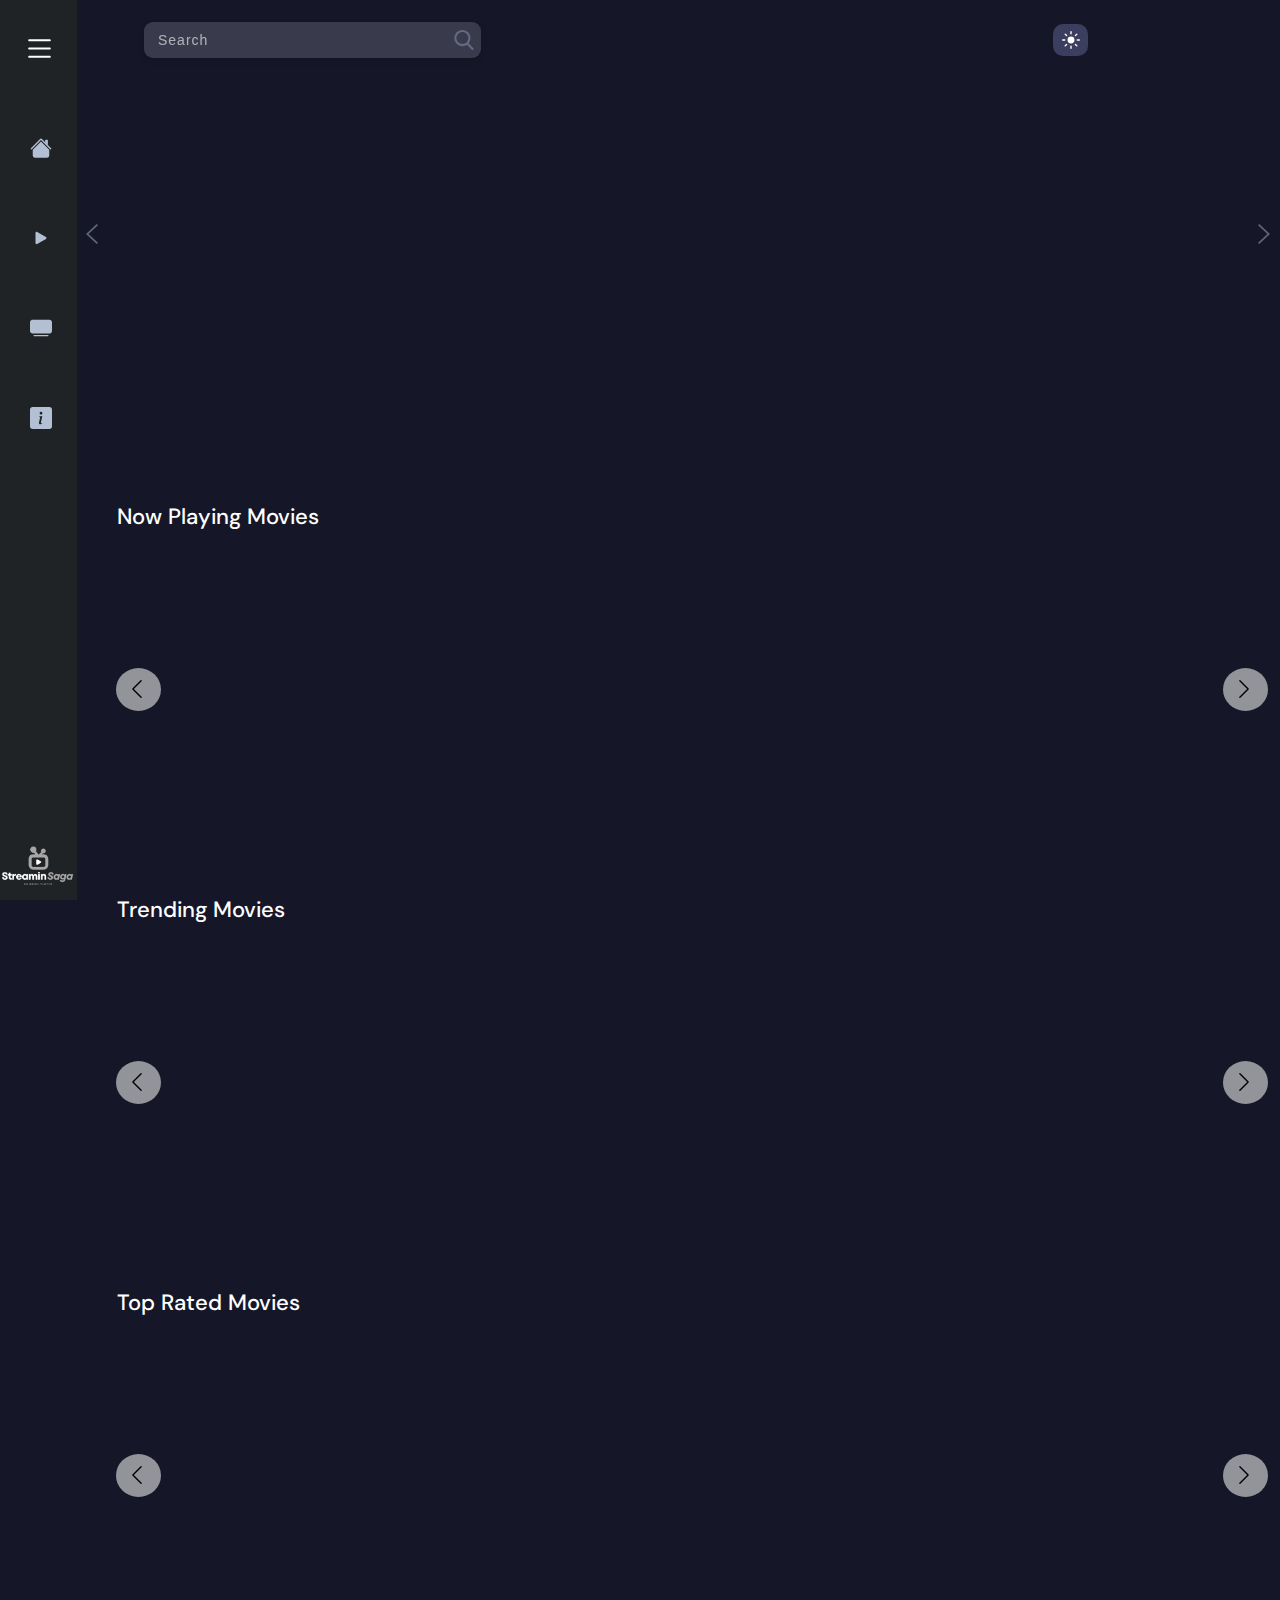
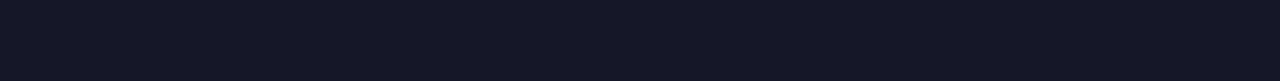
<file: index.html>
<!DOCTYPE html>
<html lang="en">

<head>
    <meta charset="UTF-8" />
    <meta http-equiv="X-UA-Compatible" content="IE=edge" />
    <meta name="viewport" content="width=device-width, initial-scale=1.0" />
    <link rel="icon" type="image/png" sizes="32x32" href="./resources/D moviesand tv show.png" />
    <title>Streamin Saga</title>
    <meta name="fl-verify" content="dedcf2e26533b422a0f9394b8a10ef49">
    <link rel="preconnect" href="https://fonts.googleapis.com" />
    <link rel="preconnect" href="https://fonts.gstatic.com" crossorigin />
    <link href="https://fonts.googleapis.com/css2?family=DM+Sans:wght@400;500;700&display=swap" rel="stylesheet" />
    <link rel="preconnect" href="https://fonts.googleapis.com" />
    <link rel="preconnect" href="https://fonts.gstatic.com" crossorigin />
    <link href="https://fonts.googleapis.com/css2?family=Kumbh+Sans:wght@400;500;600;700&display=swap"
        rel="stylesheet" />
    <link
        href="https://fonts.googleapis.com/css2?family=Fraunces:opsz,wght@9..144,700;9..144,900&family=Pacifico&display=swap"
        rel="stylesheet">
    <link rel="stylesheet" href="./style.css" />
</head>

<body class="body">
    <!-- <div class="selladd-container">
        <div class="selladd">This website just got Updated🎉. Checkout the New Verison here <a class="vercelLInk"
                href="https://STREAMIN SAGA.vercel.app/">www.STREAMIN SAGA.vercel.app</a>
        </div>
    </div> -->

    <main class="main">


        <div class="overlay"></div>

        <div class="overlay_side_navabar"></div>

        <div class="sidenav_container">
            <nav class="sidenav">

                <svg xmlns="http://www.w3.org/2000/svg" width="18" height="18" fill="#ffff"
                    class="arrow_left bi-arrow-left" viewBox="0 0 16 16">
                    <path fill-rule="evenodd"
                        d="M15 8a.5.5 0 0 0-.5-.5H2.707l3.147-3.146a.5.5 0 1 0-.708-.708l-4 4a.5.5 0 0 0 0 .708l4 4a.5.5 0 0 0 .708-.708L2.707 8.5H14.5A.5.5 0 0 0 15 8z" />
                </svg>
                <h3 class="title">STREAMIN SAGA</h3>
                <svg xmlns="http://www.w3.org/2000/svg" width="33" height="33" fill="currentColor"
                    class="hamburger bi-list" viewBox="0 0 16 16">
                    <path class="pathh pathhphone" fill-rule="evenodd"
                        d="M2.5 12a.5.5 0 0 1 .5-.5h10a.5.5 0 0 1 0 1H3a.5.5 0 0 1-.5-.5zm0-4a.5.5 0 0 1 .5-.5h10a.5.5 0 0 1 0 1H3a.5.5 0 0 1-.5-.5zm0-4a.5.5 0 0 1 .5-.5h10a.5.5 0 0 1 0 1H3a.5.5 0 0 1-.5-.5z" />
                </svg>
                <div class="menu">
                    <h4 class="menu_title">Menu</h4>
                    <ul class="menu_ul">
                        <li class="home">
                            <a class="sidenavlinks" href="./index.html"><svg xmlns="http://www.w3.org/2000/svg"
                                    width="22" height="22" fill="currentColor" class="bi bi-house-fill"
                                    viewBox="0 0 16 16">
                                    <path class="path" fill-rule="evenodd"
                                        d="m8 3.293 6 6V13.5a1.5 1.5 0 0 1-1.5 1.5h-9A1.5 1.5 0 0 1 2 13.5V9.293l6-6zm5-.793V6l-2-2V2.5a.5.5 0 0 1 .5-.5h1a.5.5 0 0 1 .5.5z" />
                                    <path class="path" fill-rule="evenodd"
                                        d="M7.293 1.5a1 1 0 0 1 1.414 0l6.647 6.646a.5.5 0 0 1-.708.708L8 2.207 1.354 8.854a.5.5 0 1 1-.708-.708L7.293 1.5z" />
                                </svg><span class="Home_title title_span">Home</span></a>
                        </li>
                        <li class="movie">
                            <a class="sidenavlinks" href="./moviesGenre.html">
                                <svg xmlns="http://www.w3.org/2000/svg" width="22" height="22" fill="currentColor"
                                    class="bi bi-play-fill" viewBox="0 0 16 16">
                                    <path class="path"
                                        d="m11.596 8.697-6.363 3.692c-.54.313-1.233-.066-1.233-.697V4.308c0-.63.692-1.01 1.233-.696l6.363 3.692a.802.802 0 0 1 0 1.393z" />
                                </svg>
                                <span class="movie_name title_span">Movies</span></a>
                        </li>
                        <li class="tv_shows">
                            <a class="sidenavlinks" href="./tvShows.html">
                                <svg xmlns="http://www.w3.org/2000/svg" width="22" height="22" fill="currentColor"
                                    class="bi bi-tv-fill" viewBox="0 0 16 16">
                                    <path class="path"
                                        d="M2.5 13.5A.5.5 0 0 1 3 13h10a.5.5 0 0 1 0 1H3a.5.5 0 0 1-.5-.5zM2 2h12s2 0 2 2v6s0 2-2 2H2s-2 0-2-2V4s0-2 2-2z" />
                                </svg>
                                <span class="tv_shows_title title_span">Shows</span></a>
                        </li>
                        <li class="settings">
                            <a class="sidenavlinks" href="./About.html">
                                <svg xmlns="http://www.w3.org/2000/svg" width="22" height="22" fill="currentColor"
                                    class="bi bi-info-square-fill" viewBox="0 0 16 16">
                                    <path class="path"
                                        d="M0 2a2 2 0 0 1 2-2h12a2 2 0 0 1 2 2v12a2 2 0 0 1-2 2H2a2 2 0 0 1-2-2V2zm8.93 4.588-2.29.287-.082.38.45.083c.294.07.352.176.288.469l-.738 3.468c-.194.897.105 1.319.808 1.319.545 0 1.178-.252 1.465-.598l.088-.416c-.2.176-.492.246-.686.246-.275 0-.375-.193-.304-.533L8.93 6.588zM8 5.5a1 1 0 1 0 0-2 1 1 0 0 0 0 2z" />
                                </svg><span class="settings_title title_span">About</span></a>
                        </li>
                    </ul>
                </div>
            </nav>
        </div>
        <script async
            src="https://pagead2.googlesyndication.com/pagead/js/adsbygoogle.js?client=ca-pub-1234567890123456"
            crossorigin="anonymous"></script>
        <section class="section_one">
            <div class="nav_paremt_conatainer">
                <nav class="navContainer">
                    <svg xmlns="http://www.w3.org/2000/svg" width="33" height="33" fill="currentColor"
                        class="hamburger hamburgerphone bi-list" viewBox="0 0 16 16">
                        <path class="pathh" fill-rule="evenodd"
                            d="M2.5 12a.5.5 0 0 1 .5-.5h10a.5.5 0 0 1 0 1H3a.5.5 0 0 1-.5-.5zm0-4a.5.5 0 0 1 .5-.5h10a.5.5 0 0 1 0 1H3a.5.5 0 0 1-.5-.5zm0-4a.5.5 0 0 1 .5-.5h10a.5.5 0 0 1 0 1H3a.5.5 0 0 1-.5-.5z" />
                    </svg>
                    <input class="search" type="text" placeholder="Search " />
                    <div class="light_darkmode" data-theme="black"></div>
                </nav>
            </div>
            <section class="section_two">
                <!-- <h3 class="home_header">Home</h3> -->
                <div class="Home_header_container">

                    <div class="trending_container">
                        <div class="Trending_arrow_container">
                            <?xml version="1.0" ?>
                            <!DOCTYPE svg
                                PUBLIC '-//W3C//DTD SVG 1.1//EN' 'http://www.w3.org/Graphics/SVG/1.1/DTD/svg11.dtd'><svg
                                class="trending_arrow trending_left_btn" height="512px" id="Layer_1"
                                style="enable-background:new 0 0 512 512;" version="1.1" viewBox="0 0 512 512"
                                xml:space="preserve" xmlns="http://www.w3.org/2000/svg"
                                xmlns:xlink="http://www.w3.org/1999/xlink">
                                <polygon points="352,115.4 331.3,96 160,256 331.3,416 352,396.7 201.5,256 " />
                            </svg>
                            <?xml version="1.0" ?>
                            <!DOCTYPE svg
                                PUBLIC '-//W3C//DTD SVG 1.1//EN' 'http://www.w3.org/Graphics/SVG/1.1/DTD/svg11.dtd'><svg
                                class="trending_arrow trending_right_btn" height="512px" id="Layer_1"
                                style="enable-background:new 0 0 512 512;" version="1.1" viewBox="0 0 512 512"
                                xml:space="preserve" xmlns="http://www.w3.org/2000/svg"
                                xmlns:xlink="http://www.w3.org/1999/xlink">
                                <polygon points="160,115.4 180.7,96 352,256 180.7,416 160,396.7 310.5,256 " />
                            </svg>

                        </div>

                        <div class="trending_poster trending_div_container">

                        </div>
                    </div>

                </div>
                <section class="Now_playing_movies_container Now_playing_movies_container_trend" id="nowplaying">
                    <h4 class="Now_playing_movies_container_title">
                        Now Playing Movies
                    </h4>

                    <svg xmlns="http://www.w3.org/2000/svg" width="16" height="16" fill="currentColor"
                        class="leftarrow arrowbtn bi-chevron-left" viewBox="0 0 16 16">
                        <path fill-rule="evenodd"
                            d="M11.354 1.646a.5.5 0 0 1 0 .708L5.707 8l5.647 5.646a.5.5 0 0 1-.708.708l-6-6a.5.5 0 0 1 0-.708l6-6a.5.5 0 0 1 .708 0z" />
                    </svg>
                    <svg xmlns="http://www.w3.org/2000/svg" width="16" height="16" fill="currentColor"
                        class="rightarrow rightarrowindex arrowbtn bi-chevron-right" viewBox="0 0 16 16">
                        <path fill-rule="evenodd"
                            d="M4.646 1.646a.5.5 0 0 1 .708 0l6 6a.5.5 0 0 1 0 .708l-6 6a.5.5 0 0 1-.708-.708L10.293 8 4.646 2.354a.5.5 0 0 1 0-.708z" />
                    </svg>
                    <div class="Now_playing_movies_div"></div>
                </section>
                <section class="Now_playing_movies_container" id="Trendingmovies">
                    <h4 class="Now_playing_movies_container_title">Trending Movies</h4>

                    <svg xmlns="http://www.w3.org/2000/svg" width="16" height="16" fill="currentColor"
                        class="leftarrow arrowbtn bi-chevron-left" viewBox="0 0 16 16">
                        <path fill-rule="evenodd"
                            d="M11.354 1.646a.5.5 0 0 1 0 .708L5.707 8l5.647 5.646a.5.5 0 0 1-.708.708l-6-6a.5.5 0 0 1 0-.708l6-6a.5.5 0 0 1 .708 0z" />
                    </svg>
                    <svg xmlns="http://www.w3.org/2000/svg" width="16" height="16" fill="currentColor"
                        class="rightarrow rightarrowindex arrowbtn bi-chevron-right" viewBox="0 0 16 16">
                        <path fill-rule="evenodd"
                            d="M4.646 1.646a.5.5 0 0 1 .708 0l6 6a.5.5 0 0 1 0 .708l-6 6a.5.5 0 0 1-.708-.708L10.293 8 4.646 2.354a.5.5 0 0 1 0-.708z" />
                    </svg>
                    <div class="current_popular_movies_div"></div>
                </section>
                <section class="Now_playing_movies_container" id="toprated">
                    <h4 class="Now_playing_movies_container_title">Top Rated Movies</h4>

                    <svg xmlns="http://www.w3.org/2000/svg" width="16" height="16" fill="currentColor"
                        class="leftarrow arrowbtn bi-chevron-left" viewBox="0 0 16 16">
                        <path fill-rule="evenodd"
                            d="M11.354 1.646a.5.5 0 0 1 0 .708L5.707 8l5.647 5.646a.5.5 0 0 1-.708.708l-6-6a.5.5 0 0 1 0-.708l6-6a.5.5 0 0 1 .708 0z" />
                    </svg>
                    <svg xmlns="http://www.w3.org/2000/svg" width="16" height="16" fill="currentColor"
                        class="rightarrow rightarrowindex arrowbtn bi-chevron-right" viewBox="0 0 16 16">
                        <path fill-rule="evenodd"
                            d="M4.646 1.646a.5.5 0 0 1 .708 0l6 6a.5.5 0 0 1 0 .708l-6 6a.5.5 0 0 1-.708-.708L10.293 8 4.646 2.354a.5.5 0 0 1 0-.708z" />
                    </svg>
                    <div class="Top_rated_movies_div"></div>
                </section>
            </section>
        </section>
    </main>

    <script src="./scriptl.js"></script>

</body>

</html>
</file>
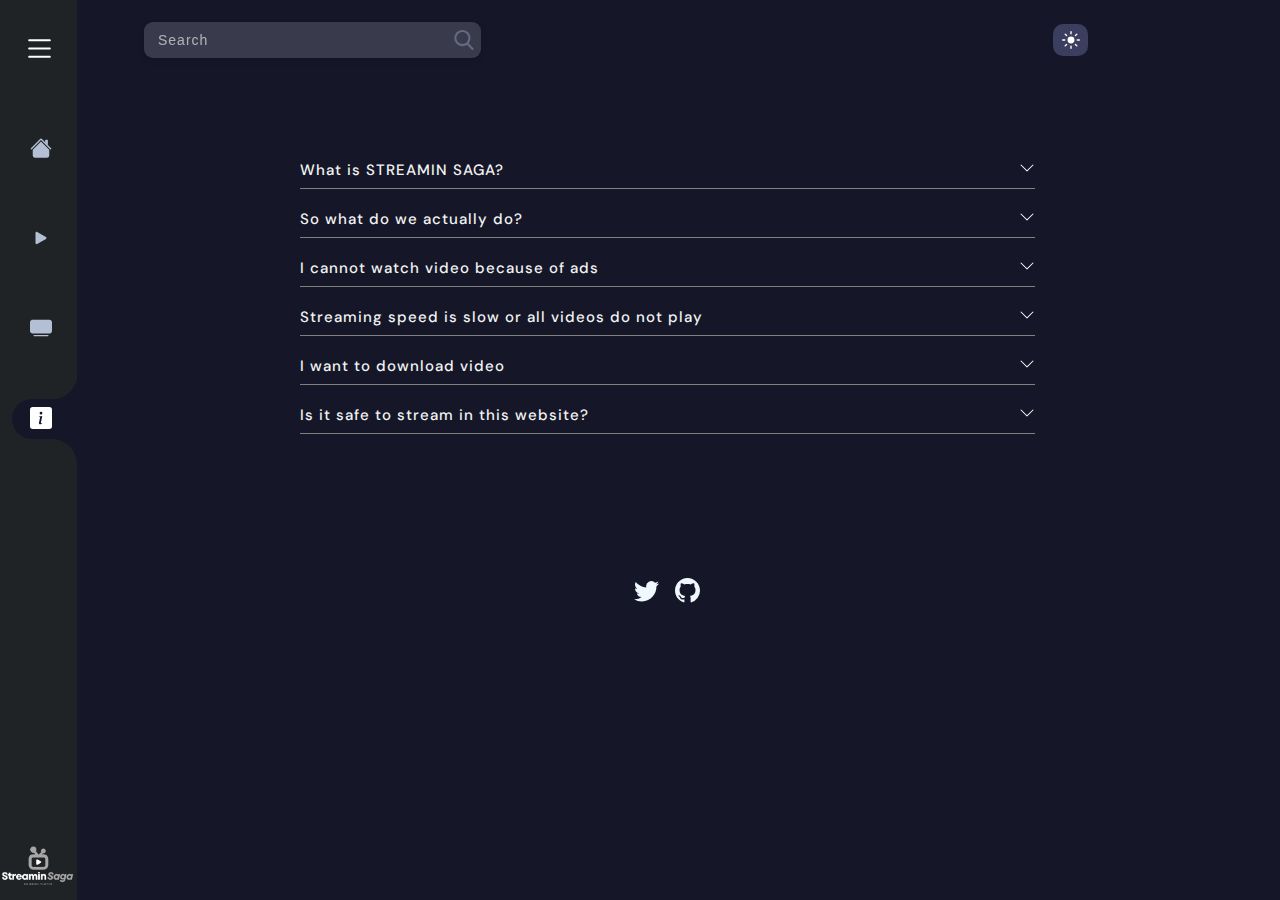
<file: About.html>
<!DOCTYPE html>
<html lang="en">

<head>
    <meta charset="UTF-8" />
    <meta http-equiv="X-UA-Compatible" content="IE=edge" />
    <meta name="viewport" content="width=device-width, initial-scale=1.0" />
    <link rel="icon" type="image/png" sizes="32x32" href="./resources/D moviesand tv show.png">
    <title>Streamin Saga </title>
    <link rel="preconnect" href="https://fonts.googleapis.com" />
    <link rel="preconnect" href="https://fonts.gstatic.com" crossorigin />
    <link href="https://fonts.googleapis.com/css2?family=DM+Sans:wght@400;500;700&display=swap" rel="stylesheet" />
    <link rel="preconnect" href="https://fonts.googleapis.com" />
    <link rel="preconnect" href="https://fonts.gstatic.com" crossorigin />
    <link href="https://fonts.googleapis.com/css2?family=Kumbh+Sans:wght@400;500;600;700&display=swap"
        rel="stylesheet" />
    <link rel="stylesheet" href="./style.css" />
</head>

<body class="body">
    <main class="main">
        <section class="alertMsg">
            <h2 class="alertMsg_header">TV shows added</h2>
            <p class="alertMsg_para">Search now includes movies and tv shows.
                More updates coming soon !!! <br> stay tuned Thank You!😊</p>
            <button class="okaybtn">Okay</button>
        </section>
        <div class="overlay"></div>
        <div class="overlay_side_navabar"></div>
        <div class="sidenav_container">
            <nav class="sidenav">
                <svg xmlns="http://www.w3.org/2000/svg" width="18" height="18" fill="#ffff"
                    class="arrow_left bi-arrow-left" viewBox="0 0 16 16">
                    <path fill-rule="evenodd"
                        d="M15 8a.5.5 0 0 0-.5-.5H2.707l3.147-3.146a.5.5 0 1 0-.708-.708l-4 4a.5.5 0 0 0 0 .708l4 4a.5.5 0 0 0 .708-.708L2.707 8.5H14.5A.5.5 0 0 0 15 8z" />
                </svg>
                <h3 class="title">STREAMIN SAGA</h3>
                <svg xmlns="http://www.w3.org/2000/svg" width="33" height="33" fill="currentColor"
                    class="hamburger bi-list" viewBox="0 0 16 16">
                    <path class="pathh pathhphone" fill-rule="evenodd"
                        d="M2.5 12a.5.5 0 0 1 .5-.5h10a.5.5 0 0 1 0 1H3a.5.5 0 0 1-.5-.5zm0-4a.5.5 0 0 1 .5-.5h10a.5.5 0 0 1 0 1H3a.5.5 0 0 1-.5-.5zm0-4a.5.5 0 0 1 .5-.5h10a.5.5 0 0 1 0 1H3a.5.5 0 0 1-.5-.5z" />
                </svg>
                <div class="menu">
                    <h4 class="menu_title">Menu</h4>
                    <ul class="menu_ul">
                        <li class="home">
                            <a class="sidenavlinks" href="./index.html"><svg xmlns="http://www.w3.org/2000/svg"
                                    width="22" height="22" fill="currentColor" class="bi bi-house-fill"
                                    viewBox="0 0 16 16">
                                    <path class="path" fill-rule="evenodd"
                                        d="m8 3.293 6 6V13.5a1.5 1.5 0 0 1-1.5 1.5h-9A1.5 1.5 0 0 1 2 13.5V9.293l6-6zm5-.793V6l-2-2V2.5a.5.5 0 0 1 .5-.5h1a.5.5 0 0 1 .5.5z" />
                                    <path class="path" fill-rule="evenodd"
                                        d="M7.293 1.5a1 1 0 0 1 1.414 0l6.647 6.646a.5.5 0 0 1-.708.708L8 2.207 1.354 8.854a.5.5 0 1 1-.708-.708L7.293 1.5z" />
                                </svg><span class="Home_title title_span">Home</span></a>
                        </li>
                        <li class="movie">
                            <a class="sidenavlinks" href="./moviesGenre.html">
                                <svg xmlns="http://www.w3.org/2000/svg" width="22" height="22" fill="currentColor"
                                    class="bi bi-play-fill" viewBox="0 0 16 16">
                                    <path class="path"
                                        d="m11.596 8.697-6.363 3.692c-.54.313-1.233-.066-1.233-.697V4.308c0-.63.692-1.01 1.233-.696l6.363 3.692a.802.802 0 0 1 0 1.393z" />
                                </svg>
                                <span class="movie_name title_span">Movies</span></a>
                        </li>
                        <li class="tv_shows">
                            <a class="sidenavlinks" href="./tvShows.html">
                                <svg xmlns="http://www.w3.org/2000/svg" width="22" height="22" fill="currentColor"
                                    class="bi bi-tv-fill" viewBox="0 0 16 16">
                                    <path class="path"
                                        d="M2.5 13.5A.5.5 0 0 1 3 13h10a.5.5 0 0 1 0 1H3a.5.5 0 0 1-.5-.5zM2 2h12s2 0 2 2v6s0 2-2 2H2s-2 0-2-2V4s0-2 2-2z" />
                                </svg>
                                <span class="tv_shows_title title_span">Shows</span></a>
                        </li>
                        <li class="settings">
                            <a class="sidenavlinks" href="./About.html">
                                <svg xmlns="http://www.w3.org/2000/svg" width="22" height="22" fill="currentColor"
                                    class="bi bi-info-square-fill" viewBox="0 0 16 16">
                                    <path class="path"
                                        d="M0 2a2 2 0 0 1 2-2h12a2 2 0 0 1 2 2v12a2 2 0 0 1-2 2H2a2 2 0 0 1-2-2V2zm8.93 4.588-2.29.287-.082.38.45.083c.294.07.352.176.288.469l-.738 3.468c-.194.897.105 1.319.808 1.319.545 0 1.178-.252 1.465-.598l.088-.416c-.2.176-.492.246-.686.246-.275 0-.375-.193-.304-.533L8.93 6.588zM8 5.5a1 1 0 1 0 0-2 1 1 0 0 0 0 2z" />
                                </svg><span class="settings_title title_span">About</span></a>
                        </li>
                    </ul>
                </div>
            </nav>
        </div>
        <section class="section_one">
            <div class="nav_paremt_conatainer">
                <nav class="navContainer">
                    <svg xmlns="http://www.w3.org/2000/svg" width="33" height="33" fill="currentColor"
                        class="hamburger hamburgerphone bi-list" viewBox="0 0 16 16">
                        <path class="pathh" fill-rule="evenodd"
                            d="M2.5 12a.5.5 0 0 1 .5-.5h10a.5.5 0 0 1 0 1H3a.5.5 0 0 1-.5-.5zm0-4a.5.5 0 0 1 .5-.5h10a.5.5 0 0 1 0 1H3a.5.5 0 0 1-.5-.5zm0-4a.5.5 0 0 1 .5-.5h10a.5.5 0 0 1 0 1H3a.5.5 0 0 1-.5-.5z" />
                    </svg>
                    <input class="search" type="text" placeholder="Search " />
                    <div class="light_darkmode" data-theme="black"></div>
                </nav>
            </div>
            <section class="section_two about_section_two">
                <section class="about_container">
                    <div class="card">
                        <div class="header_card">
                            <h3>What is STREAMIN SAGA?</h3><span><svg xmlns="http://www.w3.org/2000/svg" width="16"
                                    height="16" fill="white" class="bi bi-chevron-down" viewBox="0 0 16 16">
                                    <path class="about_arrow" fill-rule="evenodd"
                                        d="M1.646 4.646a.5.5 0 0 1 .708 0L8 10.293l5.646-5.647a.5.5 0 0 1 .708.708l-6 6a.5.5 0 0 1-.708 0l-6-6a.5.5 0 0 1 0-.708z" />
                                </svg></span>
                        </div>
                        <blockquote>Just like every other website, this website is also a streaming site that helps to
                            easily access
                            all the TV shows and movies we wanted, without spending hours searching for them.
                        </blockquote>
                    </div>


                    <div class="card">
                        <div class="header_card">
                            <h3>So what do we actually do?</h3><span><svg xmlns="http://www.w3.org/2000/svg" width="16"
                                    height="16" fill="white" class="bi bi-chevron-down" viewBox="0 0 16 16">
                                    <path class="about_arrow" fill-rule="evenodd"
                                        d="M1.646 4.646a.5.5 0 0 1 .708 0L8 10.293l5.646-5.647a.5.5 0 0 1 .708.708l-6 6a.5.5 0 0 1-.708 0l-6-6a.5.5 0 0 1 0-.708z" />
                                </svg></span>
                        </div>
                        <blockquote>Well, let me tell you what we don’t do: we definitely don’t illegally host our
                            files. We do not store any copyright-protected content on our website. Any linked content is
                            stored only in third-party
                            websites. This is a promotional website only. All files placed here are for
                            introducing purpose. We highly ENCOURAGE users to BUY the CDs or DVDs of the movie or the
                            music they like.
                        </blockquote>
                    </div>


                    <div class="card">
                        <div class="header_card">
                            <h3> I cannot watch video because of ads</h3><span><svg xmlns="http://www.w3.org/2000/svg"
                                    width="16" height="16" fill="white" class="bi bi-chevron-down" viewBox="0 0 16 16">
                                    <path class="about_arrow" fill-rule="evenodd"
                                        d="M1.646 4.646a.5.5 0 0 1 .708 0L8 10.293l5.646-5.647a.5.5 0 0 1 .708.708l-6 6a.5.5 0 0 1-.708 0l-6-6a.5.5 0 0 1 0-.708z" />
                                </svg></span>
                        </div>
                        <blockquote>We are very sorry that we can't help you with that. We have no control in the ads
                            being served. Don't download anything in the popups. If you don't want to be annoyed. We
                            highly recommend subscribing to a legal streaming service that you can afford.
                        </blockquote>
                    </div>

                    <div class="card">
                        <div class="header_card">
                            <h3>Streaming speed is slow or all videos do not play</h3><span><svg
                                    xmlns="http://www.w3.org/2000/svg" width="16" height="16" fill="white"
                                    class="bi bi-chevron-down" viewBox="0 0 16 16">
                                    <path class="about_arrow" fill-rule="evenodd"
                                        d="M1.646 4.646a.5.5 0 0 1 .708 0L8 10.293l5.646-5.647a.5.5 0 0 1 .708.708l-6 6a.5.5 0 0 1-.708 0l-6-6a.5.5 0 0 1 0-.708z" />
                                </svg></span>
                        </div>
                        <blockquote>When you go on the page with the episode, in 99% of the cases there is a video
                            player. What you have to do is click the Play button, of course. If it does not work (Don’t
                            be judgmental! Everybody makes mistakes!), just click on the Servers you see on the top left
                            of your device. You will get a list of servers [Vidcloud, Hydrax etc.] Try choosing
                            different server, it will definitely solve the problem.
                        </blockquote>
                    </div>
                    <div class="card">
                        <div class="header_card">
                            <h3> I want to download video</h3><span><svg xmlns="http://www.w3.org/2000/svg" width="16"
                                    height="16" fill="white" class="bi bi-chevron-down" viewBox="0 0 16 16">
                                    <path class="about_arrow" fill-rule="evenodd"
                                        d="M1.646 4.646a.5.5 0 0 1 .708 0L8 10.293l5.646-5.647a.5.5 0 0 1 .708.708l-6 6a.5.5 0 0 1-.708 0l-6-6a.5.5 0 0 1 0-.708z" />
                                </svg></span>
                        </div>
                        <blockquote>Since we don't store any files, so we don't have any download feature here. All
                            files found on this site have been collected from various sources across the web and are
                            believed to be in the public domain.
                        </blockquote>
                    </div>
                    <div class="card">
                        <div class="header_card">
                            <h3>Is it safe to stream in this website?</h3><span><svg xmlns="http://www.w3.org/2000/svg"
                                    width="16" height="16" fill="white" class="bi bi-chevron-down" viewBox="0 0 16 16">
                                    <path class="about_arrow" fill-rule="evenodd"
                                        d="M1.646 4.646a.5.5 0 0 1 .708 0L8 10.293l5.646-5.647a.5.5 0 0 1 .708.708l-6 6a.5.5 0 0 1-.708 0l-6-6a.5.5 0 0 1 0-.708z" />
                                </svg></span>
                        </div>
                        <blockquote>This website is undoubtedly safer to stream, however downloading, uploading is
                            illegal. You will not get into any trouble while using our website. It's highly not
                            recommended to download the files and share them to the public, It might get you in trouble.
                        </blockquote>
                    </div>
                </section>
                <section class="contactUs">

                    <a href="https://twitter.com/immdipu" target="_blank"><svg xmlns="http://www.w3.org/2000/svg"
                            width="25" height="25" fill="currentColor" class="aboutSvg bi-twitter" viewBox="0 0 16 16">
                            <path
                                d="M5.026 15c6.038 0 9.341-5.003 9.341-9.334 0-.14 0-.282-.006-.422A6.685 6.685 0 0 0 16 3.542a6.658 6.658 0 0 1-1.889.518 3.301 3.301 0 0 0 1.447-1.817 6.533 6.533 0 0 1-2.087.793A3.286 3.286 0 0 0 7.875 6.03a9.325 9.325 0 0 1-6.767-3.429 3.289 3.289 0 0 0 1.018 4.382A3.323 3.323 0 0 1 .64 6.575v.045a3.288 3.288 0 0 0 2.632 3.218 3.203 3.203 0 0 1-.865.115 3.23 3.23 0 0 1-.614-.057 3.283 3.283 0 0 0 3.067 2.277A6.588 6.588 0 0 1 .78 13.58a6.32 6.32 0 0 1-.78-.045A9.344 9.344 0 0 0 5.026 15z" />
                        </svg></a>
                    <a href="https://github.com/immdipu" target="_blank"><svg xmlns="http://www.w3.org/2000/svg"
                            width="25" height="25" fill="currentColor" class="aboutSvg bi-github" viewBox="0 0 16 16">
                            <path
                                d="M8 0C3.58 0 0 3.58 0 8c0 3.54 2.29 6.53 5.47 7.59.4.07.55-.17.55-.38 0-.19-.01-.82-.01-1.49-2.01.37-2.53-.49-2.69-.94-.09-.23-.48-.94-.82-1.13-.28-.15-.68-.52-.01-.53.63-.01 1.08.58 1.23.82.72 1.21 1.87.87 2.33.66.07-.52.28-.87.51-1.07-1.78-.2-3.64-.89-3.64-3.95 0-.87.31-1.59.82-2.15-.08-.2-.36-1.02.08-2.12 0 0 .67-.21 2.2.82.64-.18 1.32-.27 2-.27.68 0 1.36.09 2 .27 1.53-1.04 2.2-.82 2.2-.82.44 1.1.16 1.92.08 2.12.51.56.82 1.27.82 2.15 0 3.07-1.87 3.75-3.65 3.95.29.25.54.73.54 1.48 0 1.07-.01 1.93-.01 2.2 0 .21.15.46.55.38A8.012 8.012 0 0 0 16 8c0-4.42-3.58-8-8-8z" />
                        </svg></a>
                </section>
            </section>
        </section>

        </section>

    </main>
    <script src="./About.js"></script>
</body>

</html>
</file>
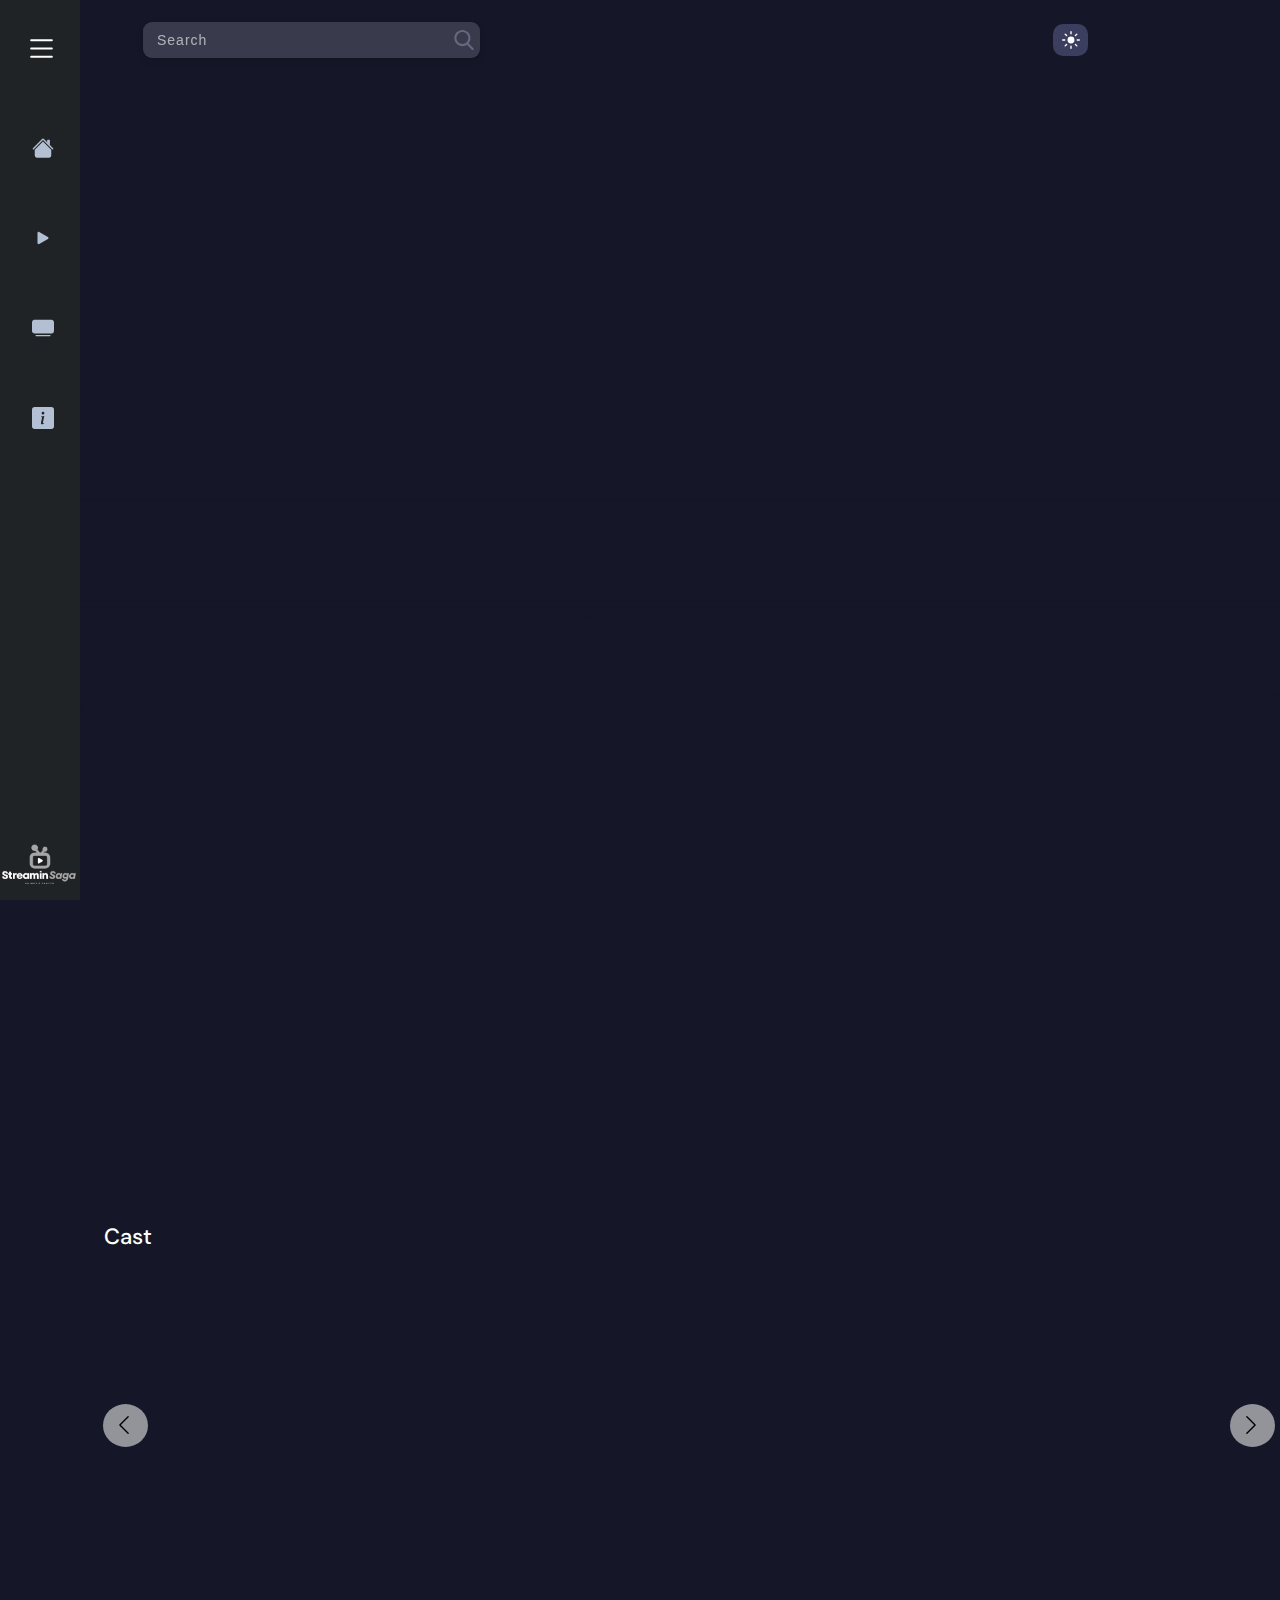
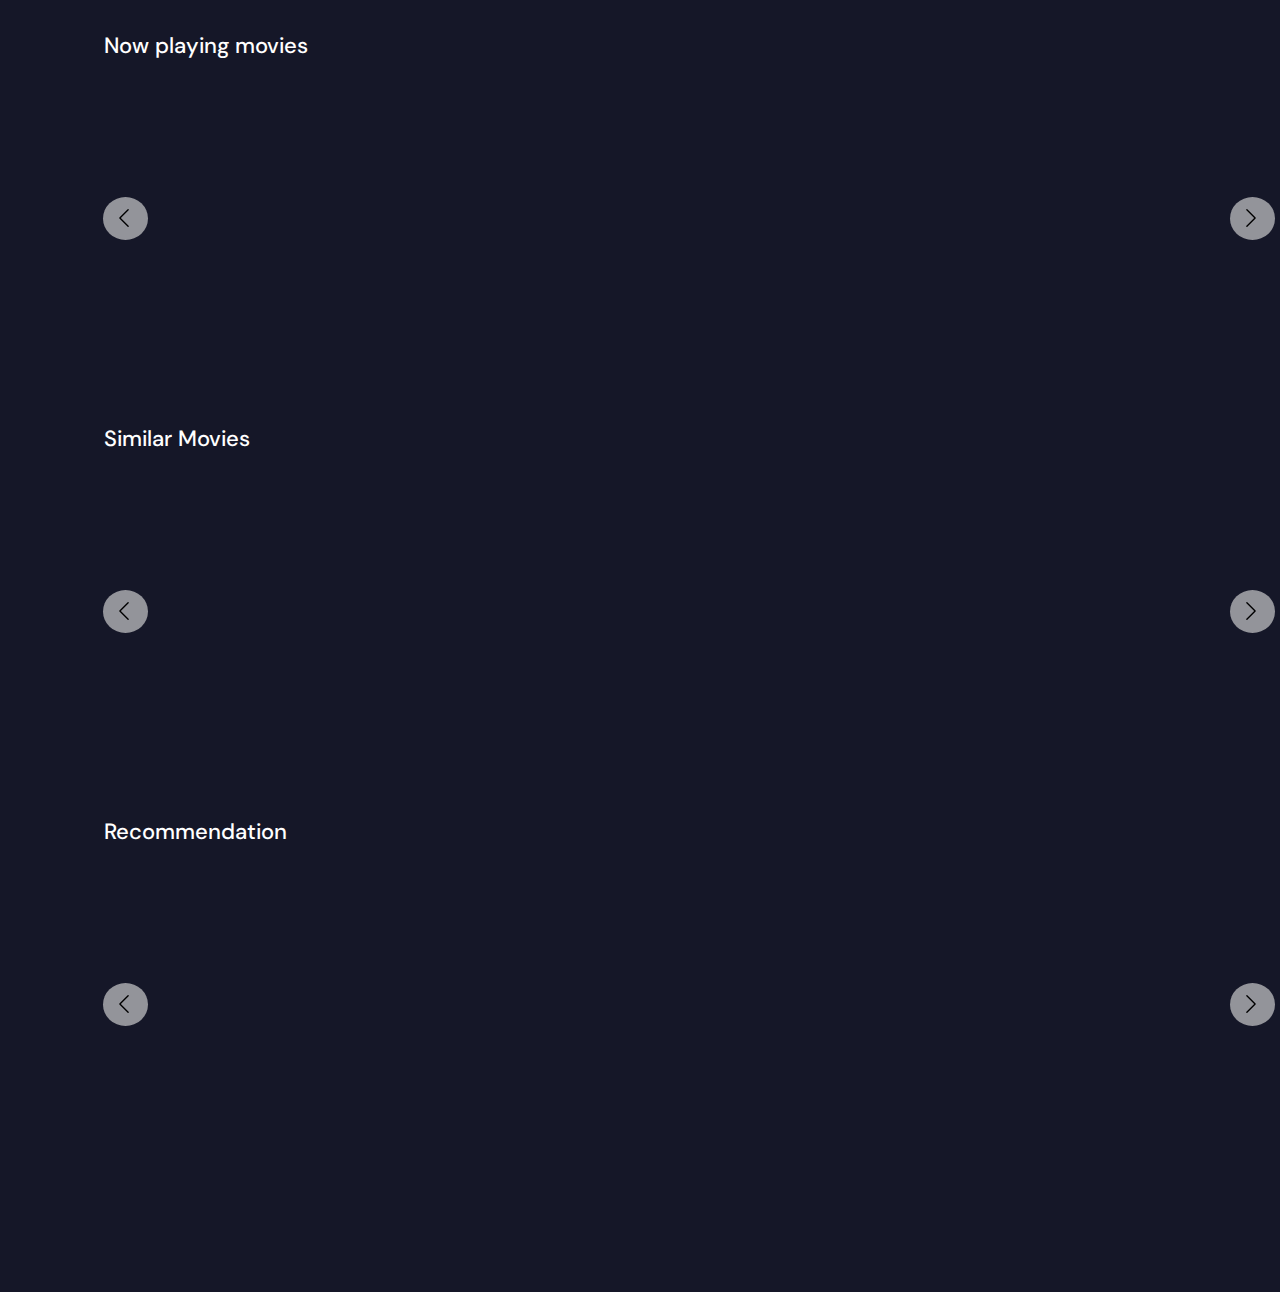
<file: movieDetail.html>
<!DOCTYPE html>
<html lang="en">

<head>
    <meta charset="UTF-8">
    <meta http-equiv="X-UA-Compatible" content="IE=edge">
    <meta name="viewport" content="width=device-width, initial-scale=1.0">
    <title>Streamin Saga</title>
    <link rel="icon" type="image/png" sizes="32x32" href="./resources/D moviesand tv show.png">
    <link rel="preconnect" href="https://fonts.googleapis.com">
    <link rel="preconnect" href="https://fonts.gstatic.com" crossorigin>
    <link href="https://fonts.googleapis.com/css2?family=DM+Sans:wght@400;500;700&display=swap" rel="stylesheet">
    <link rel="preconnect" href="https://fonts.googleapis.com">
    <link rel="preconnect" href="https://fonts.gstatic.com" crossorigin>
    <link href="https://fonts.googleapis.com/css2?family=Kumbh+Sans:wght@400;500;600;700&display=swap" rel="stylesheet">
    <link rel="stylesheet" href="./style.css">
</head>

<body class="body">

    <div class="preloader">
        <div class="wrapper">
            <div class="circle"></div>
            <div class="circle"></div>
            <div class="circle"></div>
            <div class="shadow"></div>
            <div class="shadow"></div>
            <div class="shadow"></div>
            <span>Loading</span>
        </div>


    </div>


    <main class="main">
        <div class=" overlay overlay2"></div>
        <div class="overlay_side_navabar"></div>
        <div class="sidenav_container_movieDetail">
            <div class="sidenav_child_container">
                <nav class="sidenav sidenav_2">
                    <svg xmlns="http://www.w3.org/2000/svg" width="18" height="18" fill="#ffff"
                        class="arrow_left bi-arrow-left" viewBox="0 0 16 16">
                        <path fill-rule="evenodd"
                            d="M15 8a.5.5 0 0 0-.5-.5H2.707l3.147-3.146a.5.5 0 1 0-.708-.708l-4 4a.5.5 0 0 0 0 .708l4 4a.5.5 0 0 0 .708-.708L2.707 8.5H14.5A.5.5 0 0 0 15 8z" />
                    </svg>
                    <h3 class="title">STREAMIN SAGA</h3>
                    <svg xmlns="http://www.w3.org/2000/svg" width="33" height="33" fill="currentColor"
                        class="hamburger bi-list" viewBox="0 0 16 16">
                        <path class="pathh pathhphone" fill-rule="evenodd"
                            d="M2.5 12a.5.5 0 0 1 .5-.5h10a.5.5 0 0 1 0 1H3a.5.5 0 0 1-.5-.5zm0-4a.5.5 0 0 1 .5-.5h10a.5.5 0 0 1 0 1H3a.5.5 0 0 1-.5-.5zm0-4a.5.5 0 0 1 .5-.5h10a.5.5 0 0 1 0 1H3a.5.5 0 0 1-.5-.5z" />
                    </svg>
                    <div class="menu">
                        <h4 class="menu_title">Menu</h4>
                        <ul class="menu_ul">
                            <li class="home">
                                <a class="sidenavlinks" href="./index.html"><svg xmlns="http://www.w3.org/2000/svg"
                                        width="22" height="22" fill="currentColor" class="bi bi-house-fill"
                                        viewBox="0 0 16 16">
                                        <path class="path" fill-rule="evenodd"
                                            d="m8 3.293 6 6V13.5a1.5 1.5 0 0 1-1.5 1.5h-9A1.5 1.5 0 0 1 2 13.5V9.293l6-6zm5-.793V6l-2-2V2.5a.5.5 0 0 1 .5-.5h1a.5.5 0 0 1 .5.5z" />
                                        <path class="path" fill-rule="evenodd"
                                            d="M7.293 1.5a1 1 0 0 1 1.414 0l6.647 6.646a.5.5 0 0 1-.708.708L8 2.207 1.354 8.854a.5.5 0 1 1-.708-.708L7.293 1.5z" />
                                    </svg><span class="Home_title title_span">Home</span></a>
                            </li>
                            <li class="movie">
                                <a class="sidenavlinks" href="./moviesGenre.html">
                                    <svg xmlns="http://www.w3.org/2000/svg" width="22" height="22" fill="currentColor"
                                        class="bi bi-play-fill" viewBox="0 0 16 16">
                                        <path class="path"
                                            d="m11.596 8.697-6.363 3.692c-.54.313-1.233-.066-1.233-.697V4.308c0-.63.692-1.01 1.233-.696l6.363 3.692a.802.802 0 0 1 0 1.393z" />
                                    </svg>
                                    <span class="movie_name title_span">Movies</span></a>
                            </li>
                            <li class="tv_shows">
                                <a class="sidenavlinks" href="./tvShows.html">
                                    <svg xmlns="http://www.w3.org/2000/svg" width="22" height="22" fill="currentColor"
                                        class="bi bi-tv-fill" viewBox="0 0 16 16">
                                        <path class="path"
                                            d="M2.5 13.5A.5.5 0 0 1 3 13h10a.5.5 0 0 1 0 1H3a.5.5 0 0 1-.5-.5zM2 2h12s2 0 2 2v6s0 2-2 2H2s-2 0-2-2V4s0-2 2-2z" />
                                    </svg>
                                    <span class="tv_shows_title title_span">Shows</span></a>
                            </li>
                            <li class="settings">
                                <a class="sidenavlinks" href="./About.html">
                                    <svg xmlns="http://www.w3.org/2000/svg" width="22" height="22" fill="currentColor"
                                        class="bi bi-info-square-fill" viewBox="0 0 16 16">
                                        <path class="path"
                                            d="M0 2a2 2 0 0 1 2-2h12a2 2 0 0 1 2 2v12a2 2 0 0 1-2 2H2a2 2 0 0 1-2-2V2zm8.93 4.588-2.29.287-.082.38.45.083c.294.07.352.176.288.469l-.738 3.468c-.194.897.105 1.319.808 1.319.545 0 1.178-.252 1.465-.598l.088-.416c-.2.176-.492.246-.686.246-.275 0-.375-.193-.304-.533L8.93 6.588zM8 5.5a1 1 0 1 0 0-2 1 1 0 0 0 0 2z" />
                                    </svg><span class="settings_title title_span">About</span></a>
                            </li>
                        </ul>
                    </div>
                </nav>
            </div>
        </div>
        <section class="section_one section_one_movieDetail">
            <div class="nav_paremt_conatainer movieDetailnav_paremt_conatainer">
                <nav class="navContainer movieDetailnavContainer">
                    <svg xmlns="http://www.w3.org/2000/svg" width="33" height="33" fill="currentColor"
                        class="hamburger hamburgerphone bi-list" viewBox="0 0 16 16">
                        <path class="pathh" fill-rule="evenodd"
                            d="M2.5 12a.5.5 0 0 1 .5-.5h10a.5.5 0 0 1 0 1H3a.5.5 0 0 1-.5-.5zm0-4a.5.5 0 0 1 .5-.5h10a.5.5 0 0 1 0 1H3a.5.5 0 0 1-.5-.5zm0-4a.5.5 0 0 1 .5-.5h10a.5.5 0 0 1 0 1H3a.5.5 0 0 1-.5-.5z" />
                    </svg>
                    <input class="search" type="text" placeholder="Search ">
                    <div class="light_darkmode"></div>
                </nav>
            </div>
            <section class="section_two section_two2">
                <div class="posterbig"></div>
                <div class="poster_big">
                    <div class="gradient"></div>
                    <div class="line"></div>
                </div>
                <section class="movie_details">
                </section>
                <section class="section_story">
                </section>
                <section class="Trailer_section">
                </section>
                <section class=" Now_playing_movies_container Now_playing_movies_container_movieDetail" id="cast_con">
                    <h4 class="Now_playing_movies_container_title">Cast</h4>

                    <svg xmlns="http://www.w3.org/2000/svg" width="16" height="16" fill="currentColor"
                        class="leftarrow arrowbtn bi-chevron-left" viewBox="0 0 16 16">
                        <path fill-rule="evenodd"
                            d="M11.354 1.646a.5.5 0 0 1 0 .708L5.707 8l5.647 5.646a.5.5 0 0 1-.708.708l-6-6a.5.5 0 0 1 0-.708l6-6a.5.5 0 0 1 .708 0z" />
                    </svg>
                    <svg xmlns="http://www.w3.org/2000/svg" width="16" height="16" fill="currentColor"
                        class="rightarrow arrowbtn bi-chevron-right" viewBox="0 0 16 16">
                        <path fill-rule="evenodd"
                            d="M4.646 1.646a.5.5 0 0 1 .708 0l6 6a.5.5 0 0 1 0 .708l-6 6a.5.5 0 0 1-.708-.708L10.293 8 4.646 2.354a.5.5 0 0 1 0-.708z" />
                    </svg>
                    <div class="Casdiv">
                    </div>
                </section>
                
                <section class=" Now_playing_movies_container Now_playing_movies_container_movieDetail" id="nowplayin">
                    <h4 class="Now_playing_movies_container_title">Now playing movies</h4>

                    <svg xmlns="http://www.w3.org/2000/svg" width="16" height="16" fill="currentColor"
                        class="leftarrow arrowbtn bi-chevron-left" viewBox="0 0 16 16">
                        <path fill-rule="evenodd"
                            d="M11.354 1.646a.5.5 0 0 1 0 .708L5.707 8l5.647 5.646a.5.5 0 0 1-.708.708l-6-6a.5.5 0 0 1 0-.708l6-6a.5.5 0 0 1 .708 0z" />
                    </svg>
                    <svg xmlns="http://www.w3.org/2000/svg" width="16" height="16" fill="currentColor"
                        class="rightarrow arrowbtn bi-chevron-right" viewBox="0 0 16 16">
                        <path fill-rule="evenodd"
                            d="M4.646 1.646a.5.5 0 0 1 .708 0l6 6a.5.5 0 0 1 0 .708l-6 6a.5.5 0 0 1-.708-.708L10.293 8 4.646 2.354a.5.5 0 0 1 0-.708z" />
                    </svg>
                    <div class="Now_playing_movies_div Now_playing_movies_div_movieDetail">
                    </div>
                </section>
                <section
                    class=" Now_playing_movies_container Now_playing_movies_container_movieDetail similar_movies_container"
                    id="Similarovie">
                    <h4 class="Now_playing_movies_container_title">Similar Movies</h4>

                    <svg xmlns="http://www.w3.org/2000/svg" width="16" height="16" fill="currentColor"
                        class="leftarrow arrowbtn bi-chevron-left" viewBox="0 0 16 16">
                        <path fill-rule="evenodd"
                            d="M11.354 1.646a.5.5 0 0 1 0 .708L5.707 8l5.647 5.646a.5.5 0 0 1-.708.708l-6-6a.5.5 0 0 1 0-.708l6-6a.5.5 0 0 1 .708 0z" />
                    </svg>
                    <svg xmlns="http://www.w3.org/2000/svg" width="16" height="16" fill="currentColor"
                        class="rightarrow arrowbtn bi-chevron-right" viewBox="0 0 16 16">
                        <path fill-rule="evenodd"
                            d="M4.646 1.646a.5.5 0 0 1 .708 0l6 6a.5.5 0 0 1 0 .708l-6 6a.5.5 0 0 1-.708-.708L10.293 8 4.646 2.354a.5.5 0 0 1 0-.708z" />
                    </svg>
                    <div class="Now_playing_movies_div Now_playing_movies_div_movieDetail Similar_movies_div">
                    </div>
                </section>
                <section
                    class=" Now_playing_movies_container Now_playing_movies_container_movieDetail reccomendation movie"
                    id="recommenn">
                    <h4 class="Now_playing_movies_container_title">Recommendation</h4>

                    <svg xmlns="http://www.w3.org/2000/svg" width="16" height="16" fill="currentColor"
                        class="leftarrow arrowbtn bi-chevron-left" viewBox="0 0 16 16">
                        <path fill-rule="evenodd"
                            d="M11.354 1.646a.5.5 0 0 1 0 .708L5.707 8l5.647 5.646a.5.5 0 0 1-.708.708l-6-6a.5.5 0 0 1 0-.708l6-6a.5.5 0 0 1 .708 0z" />
                    </svg>
                    <svg xmlns="http://www.w3.org/2000/svg" width="16" height="16" fill="currentColor"
                        class="rightarrow arrowbtn bi-chevron-right" viewBox="0 0 16 16">
                        <path fill-rule="evenodd"
                            d="M4.646 1.646a.5.5 0 0 1 .708 0l6 6a.5.5 0 0 1 0 .708l-6 6a.5.5 0 0 1-.708-.708L10.293 8 4.646 2.354a.5.5 0 0 1 0-.708z" />
                    </svg>
                    <div class="Now_playing_movies_div Now_playing_movies_div_movieDetail recommendation_movies_div">
                    </div>
                </section>
            </section>
        </section>

    </main>
    <script src="./movieDetails.js"></script>
</body>

</html>
</file>
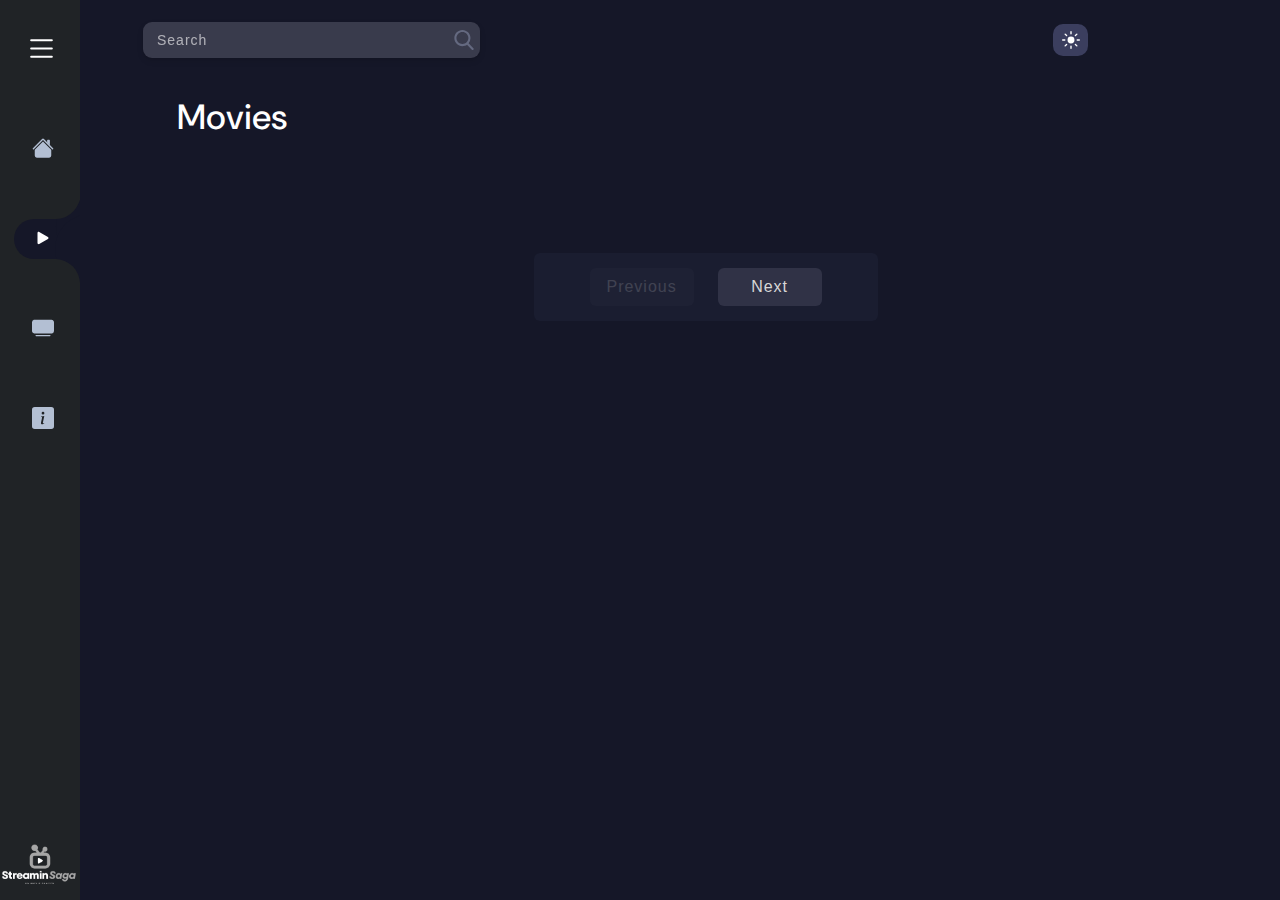
<file: moviesGenre.html>
<!DOCTYPE html>
<html lang="en">

<head>
    <meta charset="UTF-8">
    <meta http-equiv="X-UA-Compatible" content="IE=edge">
    <meta name="viewport" content="width=device-width, initial-scale=1.0">
    <title>Streamin Saga | Movies</title>
    <link rel="icon" type="image/png" sizes="32x32" href="./resources/D moviesand tv show.png">
    <link rel="preconnect" href="https://fonts.googleapis.com">
    <link rel="preconnect" href="https://fonts.gstatic.com" crossorigin>
    <link href="https://fonts.googleapis.com/css2?family=DM+Sans:wght@400;500;700&display=swap" rel="stylesheet">
    <link rel="preconnect" href="https://fonts.googleapis.com">
    <link rel="preconnect" href="https://fonts.gstatic.com" crossorigin>
    <link href="https://fonts.googleapis.com/css2?family=Kumbh+Sans:wght@400;500;600;700&display=swap" rel="stylesheet">
    <link href="https://fonts.googleapis.com/css2?family=Poppins:wght@500&display=swap" rel="stylesheet">
    <link rel="stylesheet" href="./style.css">
</head>

<body class="body">
    <main class="main">
        <div class=" overlay overlay2"></div>
        <div class="overlay_side_navabar"></div>
        <div class="sidenav_container_movieDetail">
            <div class="sidenav_child_container">
                <nav class="sidenav sidenav_2">
                    <svg xmlns="http://www.w3.org/2000/svg" width="18" height="18" fill="#ffff"
                        class="arrow_left bi-arrow-left" viewBox="0 0 16 16">
                        <path fill-rule="evenodd"
                            d="M15 8a.5.5 0 0 0-.5-.5H2.707l3.147-3.146a.5.5 0 1 0-.708-.708l-4 4a.5.5 0 0 0 0 .708l4 4a.5.5 0 0 0 .708-.708L2.707 8.5H14.5A.5.5 0 0 0 15 8z" />
                    </svg>
                    <h3 class="title">STREAMIN SAGA</h3>
                    <svg xmlns="http://www.w3.org/2000/svg" width="33" height="33" fill="currentColor"
                        class="hamburger bi-list" viewBox="0 0 16 16">
                        <path class="pathh pathhphone" fill-rule="evenodd"
                            d="M2.5 12a.5.5 0 0 1 .5-.5h10a.5.5 0 0 1 0 1H3a.5.5 0 0 1-.5-.5zm0-4a.5.5 0 0 1 .5-.5h10a.5.5 0 0 1 0 1H3a.5.5 0 0 1-.5-.5zm0-4a.5.5 0 0 1 .5-.5h10a.5.5 0 0 1 0 1H3a.5.5 0 0 1-.5-.5z" />
                    </svg>
                    <div class="menu">
                        <h4 class="menu_title">Menu</h4>
                        <ul class="menu_ul">
                            <li class="home">
                                <a class="sidenavlinks" href="./index.html"><svg xmlns="http://www.w3.org/2000/svg"
                                        width="22" height="22" fill="currentColor" class="bi bi-house-fill"
                                        viewBox="0 0 16 16">
                                        <path class="path" fill-rule="evenodd"
                                            d="m8 3.293 6 6V13.5a1.5 1.5 0 0 1-1.5 1.5h-9A1.5 1.5 0 0 1 2 13.5V9.293l6-6zm5-.793V6l-2-2V2.5a.5.5 0 0 1 .5-.5h1a.5.5 0 0 1 .5.5z" />
                                        <path class="path" fill-rule="evenodd"
                                            d="M7.293 1.5a1 1 0 0 1 1.414 0l6.647 6.646a.5.5 0 0 1-.708.708L8 2.207 1.354 8.854a.5.5 0 1 1-.708-.708L7.293 1.5z" />
                                    </svg><span class="Home_title title_span">Home</span></a>
                            </li>
                            <li class="movie">
                                <a class="sidenavlinks" href="./moviesGenre.html">
                                    <svg xmlns="http://www.w3.org/2000/svg" width="22" height="22" fill="currentColor"
                                        class="bi bi-play-fill" viewBox="0 0 16 16">
                                        <path class="path"
                                            d="m11.596 8.697-6.363 3.692c-.54.313-1.233-.066-1.233-.697V4.308c0-.63.692-1.01 1.233-.696l6.363 3.692a.802.802 0 0 1 0 1.393z" />
                                    </svg>
                                    <span class="movie_name title_span">Movies</span></a>
                            </li>
                            <li class="tv_shows">
                                <a class="sidenavlinks" href="./tvShows.html">
                                    <svg xmlns="http://www.w3.org/2000/svg" width="22" height="22" fill="currentColor"
                                        class="bi bi-tv-fill" viewBox="0 0 16 16">
                                        <path class="path"
                                            d="M2.5 13.5A.5.5 0 0 1 3 13h10a.5.5 0 0 1 0 1H3a.5.5 0 0 1-.5-.5zM2 2h12s2 0 2 2v6s0 2-2 2H2s-2 0-2-2V4s0-2 2-2z" />
                                    </svg>
                                    <span class="tv_shows_title title_span">Shows</span></a>
                            </li>
                            <li class="settings">
                                <a class="sidenavlinks" href="./About.html">
                                    <svg xmlns="http://www.w3.org/2000/svg" width="22" height="22" fill="currentColor"
                                        class="bi bi-info-square-fill" viewBox="0 0 16 16">
                                        <path class="path"
                                            d="M0 2a2 2 0 0 1 2-2h12a2 2 0 0 1 2 2v12a2 2 0 0 1-2 2H2a2 2 0 0 1-2-2V2zm8.93 4.588-2.29.287-.082.38.45.083c.294.07.352.176.288.469l-.738 3.468c-.194.897.105 1.319.808 1.319.545 0 1.178-.252 1.465-.598l.088-.416c-.2.176-.492.246-.686.246-.275 0-.375-.193-.304-.533L8.93 6.588zM8 5.5a1 1 0 1 0 0-2 1 1 0 0 0 0 2z" />
                                    </svg><span class="settings_title title_span">About</span></a>
                            </li>
                        </ul>
                    </div>
                </nav>
            </div>
        </div>
        <section class="section_one section_one_movieDetail">
            <div class="nav_paremt_conatainer movieDetailnav_paremt_conatainer">
                <nav class="navContainer movieDetailnavContainer">
                    <svg xmlns="http://www.w3.org/2000/svg" width="33" height="33" fill="currentColor"
                        class="hamburger hamburgerphone bi-list" viewBox="0 0 16 16">
                        <path class="pathh" fill-rule="evenodd"
                            d="M2.5 12a.5.5 0 0 1 .5-.5h10a.5.5 0 0 1 0 1H3a.5.5 0 0 1-.5-.5zm0-4a.5.5 0 0 1 .5-.5h10a.5.5 0 0 1 0 1H3a.5.5 0 0 1-.5-.5zm0-4a.5.5 0 0 1 .5-.5h10a.5.5 0 0 1 0 1H3a.5.5 0 0 1-.5-.5z" />
                    </svg>
                    <input class="search" type="text" placeholder="Search ">
                    <div class="light_darkmode"></div>
                </nav>
            </div>
            <section class="section_two section_two2">
                <section class="Now_playing_movies_container_search">
                    <h4 class="Now_playing_movies_container_title tvshowheader" id="search_header">Movies</h4>

                    <svg xmlns="http://www.w3.org/2000/svg" width="16" height="16" fill="currentColor"
                        class="leftarrow arrowsearch arrowbtn bi-chevron-left" viewBox="0 0 16 16">
                        <path fill-rule="evenodd"
                            d="M11.354 1.646a.5.5 0 0 1 0 .708L5.707 8l5.647 5.646a.5.5 0 0 1-.708.708l-6-6a.5.5 0 0 1 0-.708l6-6a.5.5 0 0 1 .708 0z" />
                    </svg>
                    <svg xmlns="http://www.w3.org/2000/svg" width="16" height="16" fill="currentColor"
                        class="rightarrow  arrowsearch  arrowbtn bi-chevron-right" viewBox="0 0 16 16">
                        <path fill-rule="evenodd"
                            d="M4.646 1.646a.5.5 0 0 1 .708 0l6 6a.5.5 0 0 1 0 .708l-6 6a.5.5 0 0 1-.708-.708L10.293 8 4.646 2.354a.5.5 0 0 1 0-.708z" />
                    </svg>
                    <div class="tvshowcategory_container">
                        <ul class="tvshowcatrgory_ul movies_category_ul">

                        </ul>
                    </div>
                    <div class="search_result_div">

                    </div>
                    </div>
                    <div class="pagination_container">
                        <div class="pagination">
                            <button class="previous_btn paginationBtn">Previous</button>
                            <span class="pageCount"></span>
                            <button class="Next_btn paginationBtn">Next</button>
                        </div>

                    </div>
                </section>
            </section>
        </section>
    </main>

    <script src="./moviesGenre.js"></script>
</body>

</html>
</file>
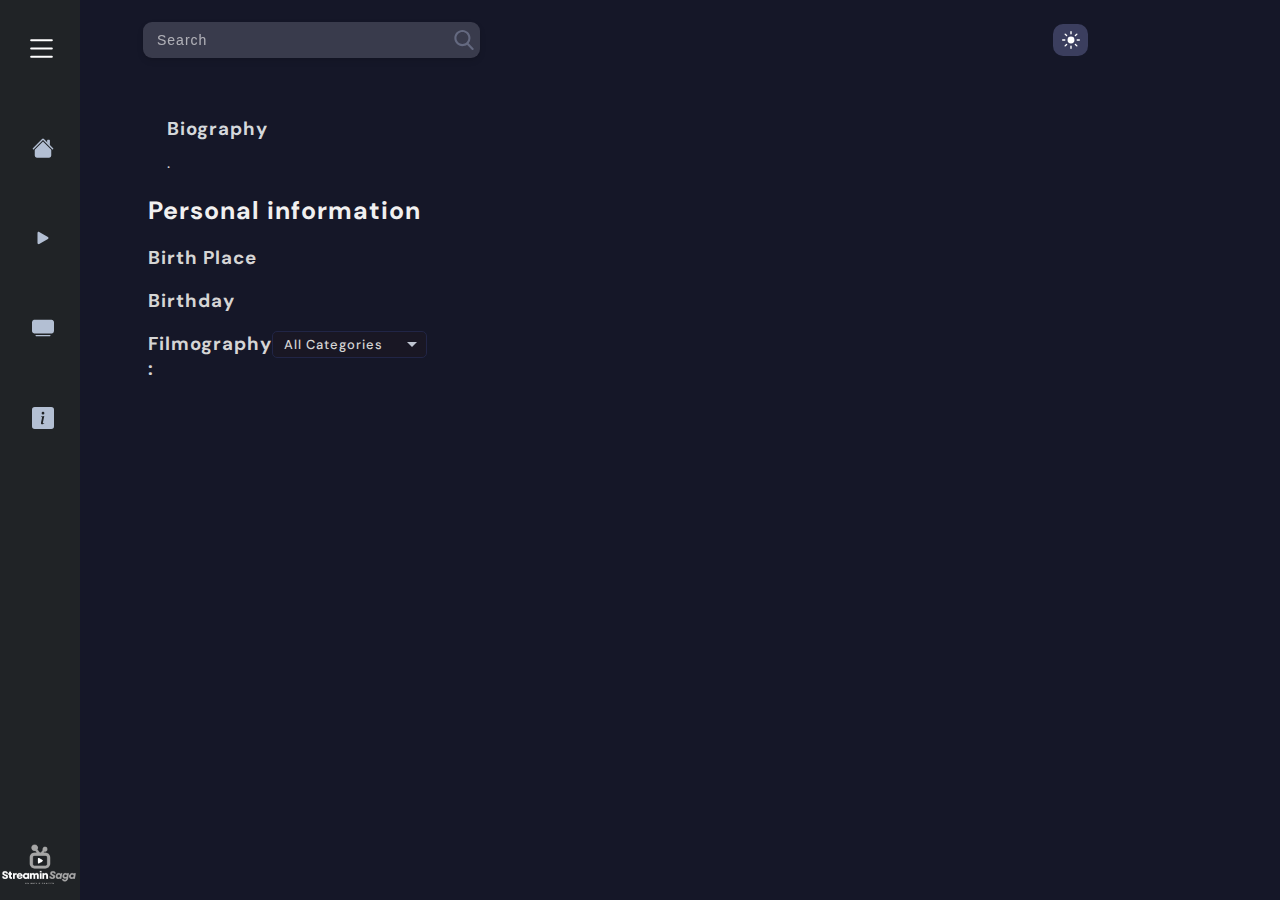
<file: personDetail.html>
<!DOCTYPE html>
<html lang="en">

<head>
    <meta charset="UTF-8">
    <meta http-equiv="X-UA-Compatible" content="IE=edge">
    <meta name="viewport" content="width=device-width, initial-scale=1.0">
    <link rel="icon" type="image/png" sizes="32x32" href="./resources/D moviesand tv show.png" />
    <title>Streamin Saga</title>
    <link rel="preconnect" href="https://fonts.googleapis.com">
    <link rel="preconnect" href="https://fonts.gstatic.com" crossorigin>
    <link href="https://fonts.googleapis.com/css2?family=DM+Sans:wght@400;500;700&display=swap" rel="stylesheet">
    <link rel="preconnect" href="https://fonts.googleapis.com">
    <link rel="preconnect" href="https://fonts.gstatic.com" crossorigin>
    <link href="https://fonts.googleapis.com/css2?family=Kumbh+Sans:wght@400;500;600;700&display=swap" rel="stylesheet">
    <link rel="stylesheet" href="./style.css">
</head>

<body class="body">
    <main class="main">
        <div class=" overlay overlay2"></div>
        <div class="overlay_side_navabar"></div>
        <div class="sidenav_container_movieDetail">
            <div class="sidenav_child_container">
                <nav class="sidenav sidenav_2">
                    <svg xmlns="http://www.w3.org/2000/svg" width="18" height="18" fill="#ffff"
                        class="arrow_left bi-arrow-left" viewBox="0 0 16 16">
                        <path fill-rule="evenodd"
                            d="M15 8a.5.5 0 0 0-.5-.5H2.707l3.147-3.146a.5.5 0 1 0-.708-.708l-4 4a.5.5 0 0 0 0 .708l4 4a.5.5 0 0 0 .708-.708L2.707 8.5H14.5A.5.5 0 0 0 15 8z" />
                    </svg>
                    <h3 class="title">STREAMIN SAGA</h3>
                    <svg xmlns="http://www.w3.org/2000/svg" width="33" height="33" fill="currentColor"
                        class="hamburger bi-list" viewBox="0 0 16 16">
                        <path class="pathh pathhphone" fill-rule="evenodd"
                            d="M2.5 12a.5.5 0 0 1 .5-.5h10a.5.5 0 0 1 0 1H3a.5.5 0 0 1-.5-.5zm0-4a.5.5 0 0 1 .5-.5h10a.5.5 0 0 1 0 1H3a.5.5 0 0 1-.5-.5zm0-4a.5.5 0 0 1 .5-.5h10a.5.5 0 0 1 0 1H3a.5.5 0 0 1-.5-.5z" />
                    </svg>
                    <div class="menu">
                        <h4 class="menu_title">Menu</h4>
                        <ul class="menu_ul">
                            <li class="home">
                                <a class="sidenavlinks" href="./index.html"><svg xmlns="http://www.w3.org/2000/svg"
                                        width="22" height="22" fill="currentColor" class="bi bi-house-fill"
                                        viewBox="0 0 16 16">
                                        <path class="path" fill-rule="evenodd"
                                            d="m8 3.293 6 6V13.5a1.5 1.5 0 0 1-1.5 1.5h-9A1.5 1.5 0 0 1 2 13.5V9.293l6-6zm5-.793V6l-2-2V2.5a.5.5 0 0 1 .5-.5h1a.5.5 0 0 1 .5.5z" />
                                        <path class="path" fill-rule="evenodd"
                                            d="M7.293 1.5a1 1 0 0 1 1.414 0l6.647 6.646a.5.5 0 0 1-.708.708L8 2.207 1.354 8.854a.5.5 0 1 1-.708-.708L7.293 1.5z" />
                                    </svg><span class="Home_title title_span">Home</span></a>
                            </li>
                            <li class="movie">
                                <a class="sidenavlinks" href="./moviesGenre.html">
                                    <svg xmlns="http://www.w3.org/2000/svg" width="22" height="22" fill="currentColor"
                                        class="bi bi-play-fill" viewBox="0 0 16 16">
                                        <path class="path"
                                            d="m11.596 8.697-6.363 3.692c-.54.313-1.233-.066-1.233-.697V4.308c0-.63.692-1.01 1.233-.696l6.363 3.692a.802.802 0 0 1 0 1.393z" />
                                    </svg>
                                    <span class="movie_name title_span">Movies</span></a>
                            </li>
                            <li class="tv_shows">
                                <a class="sidenavlinks" href="./tvShows.html">
                                    <svg xmlns="http://www.w3.org/2000/svg" width="22" height="22" fill="currentColor"
                                        class="bi bi-tv-fill" viewBox="0 0 16 16">
                                        <path class="path"
                                            d="M2.5 13.5A.5.5 0 0 1 3 13h10a.5.5 0 0 1 0 1H3a.5.5 0 0 1-.5-.5zM2 2h12s2 0 2 2v6s0 2-2 2H2s-2 0-2-2V4s0-2 2-2z" />
                                    </svg>
                                    <span class="tv_shows_title title_span">Shows</span></a>
                            </li>
                            <li class="settings">
                                <a class="sidenavlinks" href="./About.html">
                                    <svg xmlns="http://www.w3.org/2000/svg" width="22" height="22" fill="currentColor"
                                        class="bi bi-info-square-fill" viewBox="0 0 16 16">
                                        <path class="path"
                                            d="M0 2a2 2 0 0 1 2-2h12a2 2 0 0 1 2 2v12a2 2 0 0 1-2 2H2a2 2 0 0 1-2-2V2zm8.93 4.588-2.29.287-.082.38.45.083c.294.07.352.176.288.469l-.738 3.468c-.194.897.105 1.319.808 1.319.545 0 1.178-.252 1.465-.598l.088-.416c-.2.176-.492.246-.686.246-.275 0-.375-.193-.304-.533L8.93 6.588zM8 5.5a1 1 0 1 0 0-2 1 1 0 0 0 0 2z" />
                                    </svg><span class="settings_title title_span">About</span></a>
                            </li>
                        </ul>
                    </div>
                </nav>
            </div>
        </div>
        <section class="section_one section_one_movieDetail">
            <div class="nav_paremt_conatainer movieDetailnav_paremt_conatainer">
                <nav class="navContainer movieDetailnavContainer">
                    <svg xmlns="http://www.w3.org/2000/svg" width="33" height="33" fill="currentColor"
                        class="hamburger hamburgerphone bi-list" viewBox="0 0 16 16">
                        <path class="pathh" fill-rule="evenodd"
                            d="M2.5 12a.5.5 0 0 1 .5-.5h10a.5.5 0 0 1 0 1H3a.5.5 0 0 1-.5-.5zm0-4a.5.5 0 0 1 .5-.5h10a.5.5 0 0 1 0 1H3a.5.5 0 0 1-.5-.5zm0-4a.5.5 0 0 1 .5-.5h10a.5.5 0 0 1 0 1H3a.5.5 0 0 1-.5-.5z" />
                    </svg>
                    <input class="search" type="text" placeholder="Search ">
                    <div class="light_darkmode"></div>
                </nav>
            </div>
            <section class="section_twoo">
                <div class="personDetail_container">
                    <div class="profile_picture_container">

                    </div>
                    <div class="about_Text">
                        <h2 class="person_name"></h2>
                        <div class="biography_container">
                            <h3 class="biography_header">Biography</h3>
                            <p class="biography">.</p>
                        </div>
                    </div>
                </div>
            </section>
            <section class="section_three">
                <h2 class="personal_information">Personal information</h2>
                <div class="birth_place_container">
                    <h3 class="pi_header">Birth Place</h3>
                    <p class="birth_place"> </p>
                </div>
                <div class="DoB_contanier">
                    <h3 class="pi_header">Birthday</h3>
                    <p class="DoB"></p>
                </div>
                <h3 class="pi_header">Filmography : <span>
                        <section>
                            <div class="CategoriesContainer_div">
                                <div class="CategoriesContainer">All Categories</div>
                                <ul class="CategoriesContainer_ul">
                                    <li class="categories_btn">All Categories</li>
                                    <li class="categories_btn">Movies Only</li>
                                    <li class="categories_btn">TV Only</li>
                                </ul>
                            </div>

                        </section>
                    </span></h3>
            </section>
        </section>
    </main>

    <div class="search_result_div person_movie_con"></div>

    <script src="./personaldetail.js"></script>
</body>

</html>
</file>
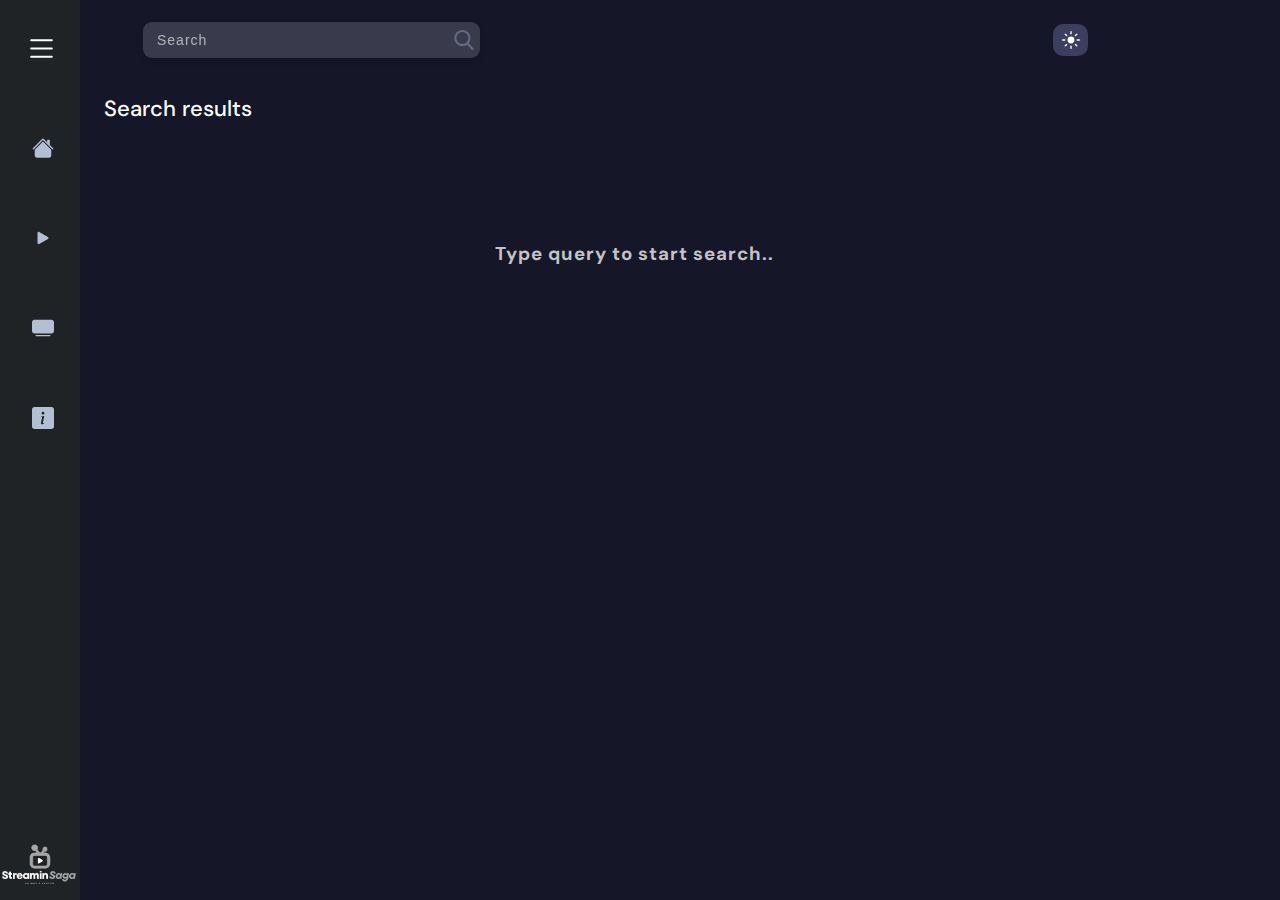
<file: search.html>
<!DOCTYPE html>
<html lang="en">

<head>
    <meta charset="UTF-8">
    <meta http-equiv="X-UA-Compatible" content="IE=edge">
    <meta name="viewport" content="width=device-width, initial-scale=1.0">
    <title>Streamin Saga</title>
    <link rel="preconnect" href="https://fonts.googleapis.com">
    <link rel="preconnect" href="https://fonts.gstatic.com" crossorigin>
    <link href="https://fonts.googleapis.com/css2?family=DM+Sans:wght@400;500;700&display=swap" rel="stylesheet">
    <link rel="preconnect" href="https://fonts.googleapis.com">
    <link rel="preconnect" href="https://fonts.gstatic.com" crossorigin>
    <link href="https://fonts.googleapis.com/css2?family=Kumbh+Sans:wght@400;500;600;700&display=swap" rel="stylesheet">
    <link rel="stylesheet" href="./style.css">
</head>

<body class="body">
    <main class="main">
        <div class=" overlay overlay2"></div>
        <div class="overlay_side_navabar"></div>
        <div class="sidenav_container_movieDetail">
            <div class="sidenav_child_container">
                <nav class="sidenav sidenav_2">
                    <svg xmlns="http://www.w3.org/2000/svg" width="18" height="18" fill="#ffff"
                        class="arrow_left bi-arrow-left" viewBox="0 0 16 16">
                        <path fill-rule="evenodd"
                            d="M15 8a.5.5 0 0 0-.5-.5H2.707l3.147-3.146a.5.5 0 1 0-.708-.708l-4 4a.5.5 0 0 0 0 .708l4 4a.5.5 0 0 0 .708-.708L2.707 8.5H14.5A.5.5 0 0 0 15 8z" />
                    </svg>
                    <h3 class="title">STREAMIN SAGA</h3>
                    <svg xmlns="http://www.w3.org/2000/svg" width="33" height="33" fill="currentColor"
                        class="hamburger bi-list" viewBox="0 0 16 16">
                        <path class="pathh pathhphone" fill-rule="evenodd"
                            d="M2.5 12a.5.5 0 0 1 .5-.5h10a.5.5 0 0 1 0 1H3a.5.5 0 0 1-.5-.5zm0-4a.5.5 0 0 1 .5-.5h10a.5.5 0 0 1 0 1H3a.5.5 0 0 1-.5-.5zm0-4a.5.5 0 0 1 .5-.5h10a.5.5 0 0 1 0 1H3a.5.5 0 0 1-.5-.5z" />
                    </svg>
                    <div class="menu">
                        <h4 class="menu_title">Menu</h4>
                        <ul class="menu_ul">
                            <li class="home">
                                <a class="sidenavlinks" href="./index.html"><svg xmlns="http://www.w3.org/2000/svg"
                                        width="22" height="22" fill="currentColor" class="bi bi-house-fill"
                                        viewBox="0 0 16 16">
                                        <path class="path" fill-rule="evenodd"
                                            d="m8 3.293 6 6V13.5a1.5 1.5 0 0 1-1.5 1.5h-9A1.5 1.5 0 0 1 2 13.5V9.293l6-6zm5-.793V6l-2-2V2.5a.5.5 0 0 1 .5-.5h1a.5.5 0 0 1 .5.5z" />
                                        <path class="path" fill-rule="evenodd"
                                            d="M7.293 1.5a1 1 0 0 1 1.414 0l6.647 6.646a.5.5 0 0 1-.708.708L8 2.207 1.354 8.854a.5.5 0 1 1-.708-.708L7.293 1.5z" />
                                    </svg><span class="Home_title title_span">Home</span></a>
                            </li>
                            <li class="movie">
                                <a class="sidenavlinks" href="./moviesGenre.html">
                                    <svg xmlns="http://www.w3.org/2000/svg" width="22" height="22" fill="currentColor"
                                        class="bi bi-play-fill" viewBox="0 0 16 16">
                                        <path class="path"
                                            d="m11.596 8.697-6.363 3.692c-.54.313-1.233-.066-1.233-.697V4.308c0-.63.692-1.01 1.233-.696l6.363 3.692a.802.802 0 0 1 0 1.393z" />
                                    </svg>
                                    <span class="movie_name title_span">Movies</span></a>
                            </li>
                            <li class="tv_shows">
                                <a class="sidenavlinks" href="./tvShows.html">
                                    <svg xmlns="http://www.w3.org/2000/svg" width="22" height="22" fill="currentColor"
                                        class="bi bi-tv-fill" viewBox="0 0 16 16">
                                        <path class="path"
                                            d="M2.5 13.5A.5.5 0 0 1 3 13h10a.5.5 0 0 1 0 1H3a.5.5 0 0 1-.5-.5zM2 2h12s2 0 2 2v6s0 2-2 2H2s-2 0-2-2V4s0-2 2-2z" />
                                    </svg>
                                    <span class="tv_shows_title title_span">Shows</span></a>
                            </li>
                            <li class="settings">
                                <a class="sidenavlinks" href="./About.html">
                                    <svg xmlns="http://www.w3.org/2000/svg" width="22" height="22" fill="currentColor"
                                        class="bi bi-info-square-fill" viewBox="0 0 16 16">
                                        <path class="path"
                                            d="M0 2a2 2 0 0 1 2-2h12a2 2 0 0 1 2 2v12a2 2 0 0 1-2 2H2a2 2 0 0 1-2-2V2zm8.93 4.588-2.29.287-.082.38.45.083c.294.07.352.176.288.469l-.738 3.468c-.194.897.105 1.319.808 1.319.545 0 1.178-.252 1.465-.598l.088-.416c-.2.176-.492.246-.686.246-.275 0-.375-.193-.304-.533L8.93 6.588zM8 5.5a1 1 0 1 0 0-2 1 1 0 0 0 0 2z" />
                                    </svg><span class="settings_title title_span">About</span></a>
                            </li>
                        </ul>
                    </div>
                </nav>
            </div>
        </div>
        <section class="section_one section_one_movieDetail">
            <div class="nav_paremt_conatainer movieDetailnav_paremt_conatainer">
                <nav class="navContainer movieDetailnavContainer">
                    <svg xmlns="http://www.w3.org/2000/svg" width="33" height="33" fill="currentColor"
                        class="hamburger hamburgerphone bi-list" viewBox="0 0 16 16">
                        <path class="pathh" fill-rule="evenodd"
                            d="M2.5 12a.5.5 0 0 1 .5-.5h10a.5.5 0 0 1 0 1H3a.5.5 0 0 1-.5-.5zm0-4a.5.5 0 0 1 .5-.5h10a.5.5 0 0 1 0 1H3a.5.5 0 0 1-.5-.5zm0-4a.5.5 0 0 1 .5-.5h10a.5.5 0 0 1 0 1H3a.5.5 0 0 1-.5-.5z" />
                    </svg>
                    <input class="search" type="text" placeholder="Search ">
                    <div class="light_darkmode"></div>
                </nav>
            </div>
            <section class="section_two section_two2">
                <section class="Now_playing_movies_container_search">
                    <h4 class="Now_playing_movies_container_title" id="search_header">Search results</h4>

                    <svg xmlns="http://www.w3.org/2000/svg" width="16" height="16" fill="currentColor"
                        class="leftarrow arrowsearch arrowbtn bi-chevron-left" viewBox="0 0 16 16">
                        <path fill-rule="evenodd"
                            d="M11.354 1.646a.5.5 0 0 1 0 .708L5.707 8l5.647 5.646a.5.5 0 0 1-.708.708l-6-6a.5.5 0 0 1 0-.708l6-6a.5.5 0 0 1 .708 0z" />
                    </svg>
                    <svg xmlns="http://www.w3.org/2000/svg" width="16" height="16" fill="currentColor"
                        class="rightarrow  arrowsearch  arrowbtn bi-chevron-right" viewBox="0 0 16 16">
                        <path fill-rule="evenodd"
                            d="M4.646 1.646a.5.5 0 0 1 .708 0l6 6a.5.5 0 0 1 0 .708l-6 6a.5.5 0 0 1-.708-.708L10.293 8 4.646 2.354a.5.5 0 0 1 0-.708z" />
                    </svg>
                    <div class="search_result_div ">
                        <div class="emptysearch">
                            <h3>Type query to start search..</h3>
                        </div>
                    </div>
                </section>
            </section>
        </section>
    </main>
    <script src="./search.js"></script>
</body>

</html>
</file>
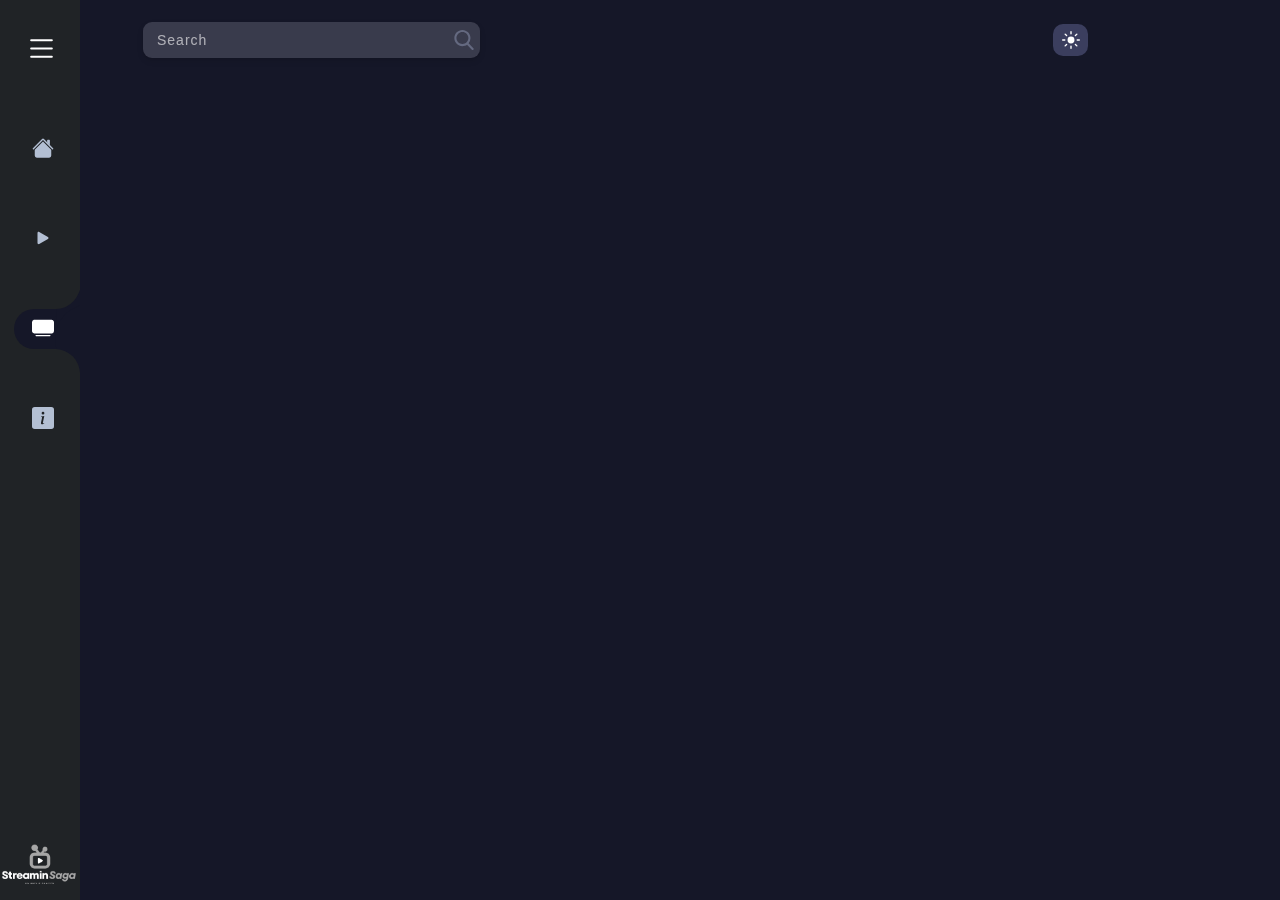
<file: SeasonEpisode.html>
<!DOCTYPE html>
<html lang="en">

<head>
    <meta charset="UTF-8" />
    <meta http-equiv="X-UA-Compatible" content="IE=edge" />
    <meta name="viewport" content="width=device-width, initial-scale=1.0" />
    <title>Streamin Saga</title>
    <link rel="icon" type="image/png" sizes="32x32" href="./resources/D moviesand tv show.png" />
    <link rel="preconnect" href="https://fonts.googleapis.com" />
    <link rel="preconnect" href="https://fonts.gstatic.com" crossorigin />
    <link href="https://fonts.googleapis.com/css2?family=DM+Sans:wght@400;500;700&display=swap" rel="stylesheet" />
    <link rel="preconnect" href="https://fonts.googleapis.com" />
    <link rel="preconnect" href="https://fonts.gstatic.com" crossorigin />
    <link href="https://fonts.googleapis.com/css2?family=Kumbh+Sans:wght@400;500;600;700&display=swap"
        rel="stylesheet" />
    <link rel="stylesheet" href="./style.css" />
</head>

<body class="body">
    <main class="main">
        <div class="overlay overlay2"></div>
        <div class="overlay_side_navabar"></div>
        <div class="sidenav_container_movieDetail">
            <div class="sidenav_child_container">
                <nav class="sidenav sidenav_2">
                    <svg xmlns="http://www.w3.org/2000/svg" width="18" height="18" fill="#ffff"
                        class="arrow_left bi-arrow-left" viewBox="0 0 16 16">
                        <path fill-rule="evenodd"
                            d="M15 8a.5.5 0 0 0-.5-.5H2.707l3.147-3.146a.5.5 0 1 0-.708-.708l-4 4a.5.5 0 0 0 0 .708l4 4a.5.5 0 0 0 .708-.708L2.707 8.5H14.5A.5.5 0 0 0 15 8z" />
                    </svg>
                    <h3 class="title">STREAMIN SAGA</h3>
                    <svg xmlns="http://www.w3.org/2000/svg" width="33" height="33" fill="currentColor"
                        class="hamburger bi-list" viewBox="0 0 16 16">
                        <path class="pathh pathhphone" fill-rule="evenodd"
                            d="M2.5 12a.5.5 0 0 1 .5-.5h10a.5.5 0 0 1 0 1H3a.5.5 0 0 1-.5-.5zm0-4a.5.5 0 0 1 .5-.5h10a.5.5 0 0 1 0 1H3a.5.5 0 0 1-.5-.5zm0-4a.5.5 0 0 1 .5-.5h10a.5.5 0 0 1 0 1H3a.5.5 0 0 1-.5-.5z" />
                    </svg>
                    <div class="menu">
                        <h4 class="menu_title">Menu</h4>
                        <ul class="menu_ul">
                            <li class="home">
                                <a class="sidenavlinks" href="./index.html"><svg xmlns="http://www.w3.org/2000/svg"
                                        width="22" height="22" fill="currentColor" class="bi bi-house-fill"
                                        viewBox="0 0 16 16">
                                        <path class="path" fill-rule="evenodd"
                                            d="m8 3.293 6 6V13.5a1.5 1.5 0 0 1-1.5 1.5h-9A1.5 1.5 0 0 1 2 13.5V9.293l6-6zm5-.793V6l-2-2V2.5a.5.5 0 0 1 .5-.5h1a.5.5 0 0 1 .5.5z" />
                                        <path class="path" fill-rule="evenodd"
                                            d="M7.293 1.5a1 1 0 0 1 1.414 0l6.647 6.646a.5.5 0 0 1-.708.708L8 2.207 1.354 8.854a.5.5 0 1 1-.708-.708L7.293 1.5z" />
                                    </svg><span class="Home_title title_span">Home</span></a>
                            </li>
                            <li class="movie">
                                <a class="sidenavlinks" href="./moviesGenre.html">
                                    <svg xmlns="http://www.w3.org/2000/svg" width="22" height="22" fill="currentColor"
                                        class="bi bi-play-fill" viewBox="0 0 16 16">
                                        <path class="path"
                                            d="m11.596 8.697-6.363 3.692c-.54.313-1.233-.066-1.233-.697V4.308c0-.63.692-1.01 1.233-.696l6.363 3.692a.802.802 0 0 1 0 1.393z" />
                                    </svg>
                                    <span class="movie_name title_span">Movies</span></a>
                            </li>
                            <li class="tv_shows">
                                <a class="sidenavlinks" href="./tvShows.html">
                                    <svg xmlns="http://www.w3.org/2000/svg" width="22" height="22" fill="currentColor"
                                        class="bi bi-tv-fill" viewBox="0 0 16 16">
                                        <path class="path"
                                            d="M2.5 13.5A.5.5 0 0 1 3 13h10a.5.5 0 0 1 0 1H3a.5.5 0 0 1-.5-.5zM2 2h12s2 0 2 2v6s0 2-2 2H2s-2 0-2-2V4s0-2 2-2z" />
                                    </svg>
                                    <span class="tv_shows_title title_span">Shows</span></a>
                            </li>
                            <li class="settings">
                                <a class="sidenavlinks" href="./About.html">
                                    <svg xmlns="http://www.w3.org/2000/svg" width="22" height="22" fill="currentColor"
                                        class="bi bi-info-square-fill" viewBox="0 0 16 16">
                                        <path class="path"
                                            d="M0 2a2 2 0 0 1 2-2h12a2 2 0 0 1 2 2v12a2 2 0 0 1-2 2H2a2 2 0 0 1-2-2V2zm8.93 4.588-2.29.287-.082.38.45.083c.294.07.352.176.288.469l-.738 3.468c-.194.897.105 1.319.808 1.319.545 0 1.178-.252 1.465-.598l.088-.416c-.2.176-.492.246-.686.246-.275 0-.375-.193-.304-.533L8.93 6.588zM8 5.5a1 1 0 1 0 0-2 1 1 0 0 0 0 2z" />
                                    </svg><span class="settings_title title_span">About</span></a>
                            </li>
                        </ul>
                    </div>
                </nav>
            </div>
        </div>
        <section class="section_one section_one_movieDetail">
            <div class="nav_paremt_conatainer movieDetailnav_paremt_conatainer">
                <nav class="navContainer movieDetailnavContainer">
                    <svg xmlns="http://www.w3.org/2000/svg" width="33" height="33" fill="currentColor"
                        class="hamburger hamburgerphone bi-list" viewBox="0 0 16 16">
                        <path class="pathh" fill-rule="evenodd"
                            d="M2.5 12a.5.5 0 0 1 .5-.5h10a.5.5 0 0 1 0 1H3a.5.5 0 0 1-.5-.5zm0-4a.5.5 0 0 1 .5-.5h10a.5.5 0 0 1 0 1H3a.5.5 0 0 1-.5-.5zm0-4a.5.5 0 0 1 .5-.5h10a.5.5 0 0 1 0 1H3a.5.5 0 0 1-.5-.5z" />
                    </svg>
                    <input class="search" type="text" placeholder="Search " />
                    <div class="light_darkmode"></div>
                </nav>
            </div>
            <section class="section_two section_two2">
                <section class="Now_playing_movies_container_search">
                    <h4 class="Now_playing_movies_container_title titleoftvshow"></h4>
                </section>
                <section class="msg_episode_container">
                    <!-- <div class="msg_episode">If the episodes list are in random order. Click on the current season
                        number twice</div> -->
                </section>
                <section class="number_of_seasons"></section>
                <section class="currentseason_container">
                    <h4 class="Now_playing_movies_container_title current_season"></h4>
                </section>
                <section class="Episodes_container"></section>
            </section>
        </section>
    </main>
    <script src="./seasonEpisode.js"></script>
</body>

</html>
</file>
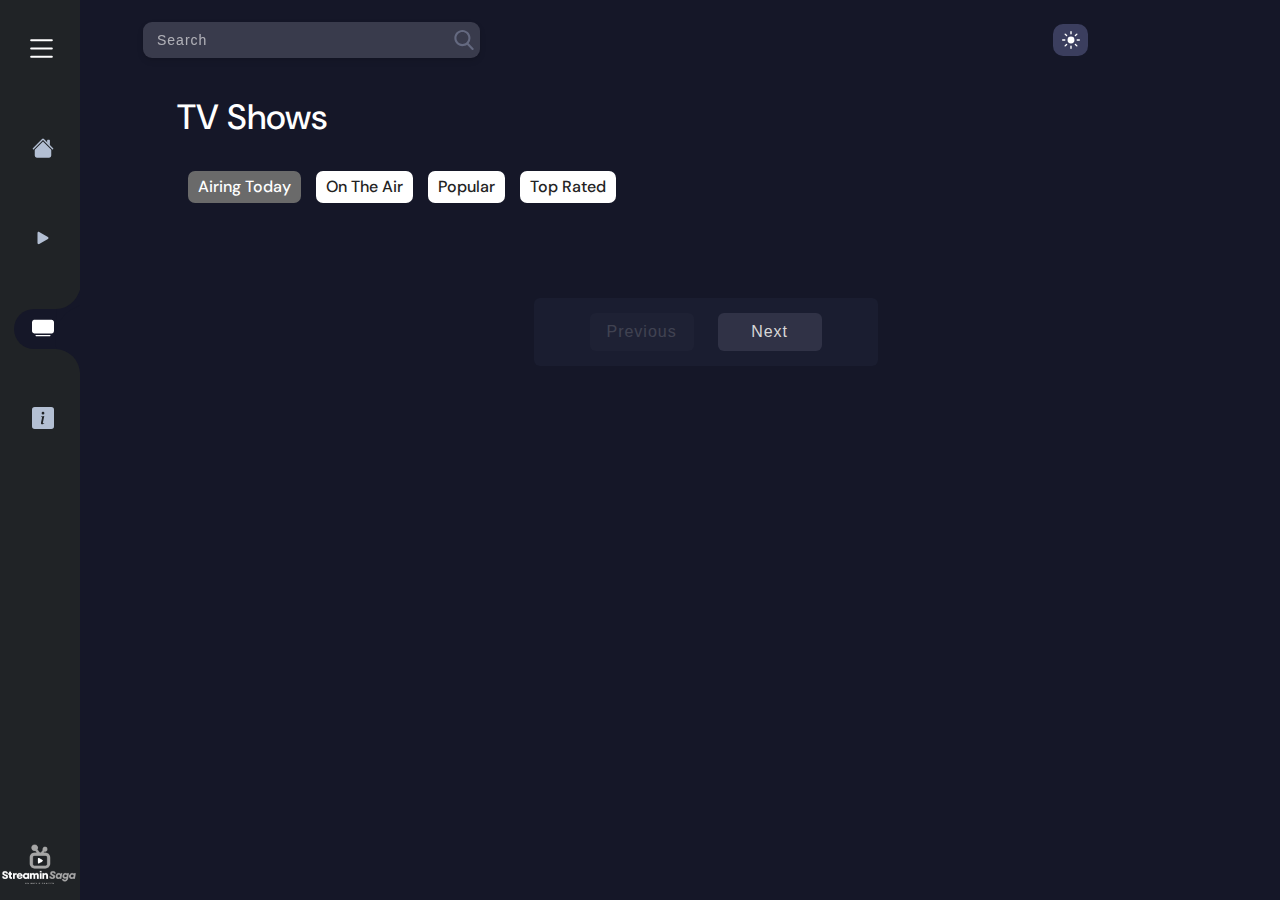
<file: tvShows.html>
<!DOCTYPE html>
<html lang="en">

<head>
    <meta charset="UTF-8">
    <meta http-equiv="X-UA-Compatible" content="IE=edge">
    <meta name="viewport" content="width=device-width, initial-scale=1.0">
    <title>Streamin Saga | TV Shows</title>
    <link rel="icon" type="image/png" sizes="32x32" href="./resources/D moviesand tv show.png">
    <link rel="preconnect" href="https://fonts.googleapis.com">
    <link rel="preconnect" href="https://fonts.gstatic.com" crossorigin>
    <link href="https://fonts.googleapis.com/css2?family=DM+Sans:wght@400;500;700&display=swap" rel="stylesheet">
    <link rel="preconnect" href="https://fonts.googleapis.com">
    <link rel="preconnect" href="https://fonts.gstatic.com" crossorigin>
    <link href="https://fonts.googleapis.com/css2?family=Kumbh+Sans:wght@400;500;600;700&display=swap" rel="stylesheet">
    <link rel="stylesheet" href="./style.css">
</head>

<body class="body">
    <main class="main">
        <div class=" overlay overlay2"></div>
        <div class="overlay_side_navabar"></div>
        <div class="sidenav_container_movieDetail">
            <div class="sidenav_child_container">
                <nav class="sidenav sidenav_2">
                    <svg xmlns="http://www.w3.org/2000/svg" width="18" height="18" fill="#ffff"
                        class="arrow_left bi-arrow-left" viewBox="0 0 16 16">
                        <path fill-rule="evenodd"
                            d="M15 8a.5.5 0 0 0-.5-.5H2.707l3.147-3.146a.5.5 0 1 0-.708-.708l-4 4a.5.5 0 0 0 0 .708l4 4a.5.5 0 0 0 .708-.708L2.707 8.5H14.5A.5.5 0 0 0 15 8z" />
                    </svg>
                    <h3 class="title">STREAMIN SAGA</h3>
                    <svg xmlns="http://www.w3.org/2000/svg" width="33" height="33" fill="currentColor"
                        class="hamburger bi-list" viewBox="0 0 16 16">
                        <path class="pathh pathhphone" fill-rule="evenodd"
                            d="M2.5 12a.5.5 0 0 1 .5-.5h10a.5.5 0 0 1 0 1H3a.5.5 0 0 1-.5-.5zm0-4a.5.5 0 0 1 .5-.5h10a.5.5 0 0 1 0 1H3a.5.5 0 0 1-.5-.5zm0-4a.5.5 0 0 1 .5-.5h10a.5.5 0 0 1 0 1H3a.5.5 0 0 1-.5-.5z" />
                    </svg>
                    <div class="menu">
                        <h4 class="menu_title">Menu</h4>
                        <ul class="menu_ul">
                            <li class="home">
                                <a class="sidenavlinks" href="./index.html"><svg xmlns="http://www.w3.org/2000/svg"
                                        width="22" height="22" fill="currentColor" class="bi bi-house-fill"
                                        viewBox="0 0 16 16">
                                        <path class="path" fill-rule="evenodd"
                                            d="m8 3.293 6 6V13.5a1.5 1.5 0 0 1-1.5 1.5h-9A1.5 1.5 0 0 1 2 13.5V9.293l6-6zm5-.793V6l-2-2V2.5a.5.5 0 0 1 .5-.5h1a.5.5 0 0 1 .5.5z" />
                                        <path class="path" fill-rule="evenodd"
                                            d="M7.293 1.5a1 1 0 0 1 1.414 0l6.647 6.646a.5.5 0 0 1-.708.708L8 2.207 1.354 8.854a.5.5 0 1 1-.708-.708L7.293 1.5z" />
                                    </svg><span class="Home_title title_span">Home</span></a>
                            </li>
                            <li class="movie">
                                <a class="sidenavlinks" href="./moviesGenre.html">
                                    <svg xmlns="http://www.w3.org/2000/svg" width="22" height="22" fill="currentColor"
                                        class="bi bi-play-fill" viewBox="0 0 16 16">
                                        <path class="path"
                                            d="m11.596 8.697-6.363 3.692c-.54.313-1.233-.066-1.233-.697V4.308c0-.63.692-1.01 1.233-.696l6.363 3.692a.802.802 0 0 1 0 1.393z" />
                                    </svg>
                                    <span class="movie_name title_span">Movies</span></a>
                            </li>
                            <li class="tv_shows">
                                <a class="sidenavlinks" href="./tvShows.html">
                                    <svg xmlns="http://www.w3.org/2000/svg" width="22" height="22" fill="currentColor"
                                        class="bi bi-tv-fill" viewBox="0 0 16 16">
                                        <path class="path"
                                            d="M2.5 13.5A.5.5 0 0 1 3 13h10a.5.5 0 0 1 0 1H3a.5.5 0 0 1-.5-.5zM2 2h12s2 0 2 2v6s0 2-2 2H2s-2 0-2-2V4s0-2 2-2z" />
                                    </svg>
                                    <span class="tv_shows_title title_span">Shows</span></a>
                            </li>
                            <li class="settings">
                                <a class="sidenavlinks" href="./About.html">
                                    <svg xmlns="http://www.w3.org/2000/svg" width="22" height="22" fill="currentColor"
                                        class="bi bi-info-square-fill" viewBox="0 0 16 16">
                                        <path class="path"
                                            d="M0 2a2 2 0 0 1 2-2h12a2 2 0 0 1 2 2v12a2 2 0 0 1-2 2H2a2 2 0 0 1-2-2V2zm8.93 4.588-2.29.287-.082.38.45.083c.294.07.352.176.288.469l-.738 3.468c-.194.897.105 1.319.808 1.319.545 0 1.178-.252 1.465-.598l.088-.416c-.2.176-.492.246-.686.246-.275 0-.375-.193-.304-.533L8.93 6.588zM8 5.5a1 1 0 1 0 0-2 1 1 0 0 0 0 2z" />
                                    </svg><span class="settings_title title_span">About</span></a>
                            </li>
                        </ul>
                    </div>
                </nav>
            </div>
        </div>
        <section class="section_one section_one_movieDetail">
            <div class="nav_paremt_conatainer movieDetailnav_paremt_conatainer">
                <nav class="navContainer movieDetailnavContainer">
                    <svg xmlns="http://www.w3.org/2000/svg" width="33" height="33" fill="currentColor"
                        class="hamburger hamburgerphone bi-list" viewBox="0 0 16 16">
                        <path class="pathh" fill-rule="evenodd"
                            d="M2.5 12a.5.5 0 0 1 .5-.5h10a.5.5 0 0 1 0 1H3a.5.5 0 0 1-.5-.5zm0-4a.5.5 0 0 1 .5-.5h10a.5.5 0 0 1 0 1H3a.5.5 0 0 1-.5-.5zm0-4a.5.5 0 0 1 .5-.5h10a.5.5 0 0 1 0 1H3a.5.5 0 0 1-.5-.5z" />
                    </svg>
                    <input class="search" type="text" placeholder="Search ">
                    <div class="light_darkmode"></div>
                </nav>
            </div>
            <section class="section_two section_two2">
                <section class="Now_playing_movies_container_search">
                    <h4 class="Now_playing_movies_container_title tvshowheader" id="search_header">TV Shows</h4>

                    <svg xmlns="http://www.w3.org/2000/svg" width="16" height="16" fill="currentColor"
                        class="leftarrow arrowsearch arrowbtn bi-chevron-left" viewBox="0 0 16 16">
                        <path fill-rule="evenodd"
                            d="M11.354 1.646a.5.5 0 0 1 0 .708L5.707 8l5.647 5.646a.5.5 0 0 1-.708.708l-6-6a.5.5 0 0 1 0-.708l6-6a.5.5 0 0 1 .708 0z" />
                    </svg>
                    <svg xmlns="http://www.w3.org/2000/svg" width="16" height="16" fill="currentColor"
                        class="rightarrow  arrowsearch  arrowbtn bi-chevron-right" viewBox="0 0 16 16">
                        <path fill-rule="evenodd"
                            d="M4.646 1.646a.5.5 0 0 1 .708 0l6 6a.5.5 0 0 1 0 .708l-6 6a.5.5 0 0 1-.708-.708L10.293 8 4.646 2.354a.5.5 0 0 1 0-.708z" />
                    </svg>
                    <div class="tvshowcategory_container">
                        <ul class="tvshowcatrgory_ul">
                            <li>Airing Today</li>
                            <li>On The Air</li>
                            <li>Popular</li>
                            <li>Top Rated</li>
                        </ul>
                        <ul class="tvshowscatogry_genre">

                        </ul>
                    </div>
                    <div class="search_result_div">

                    </div>
                    </div>
                    <div class="pagination_container">
                        <div class="pagination">
                            <button class="previous_btn paginationBtn">Previous</button>
                            <span class="pageCount"></span>
                            <button class="Next_btn paginationBtn">Next</button>
                        </div>

                    </div>
                </section>
            </section>
        </section>
    </main>
    <script src="./tvshows.js"></script>
</body>

</html>
</file>
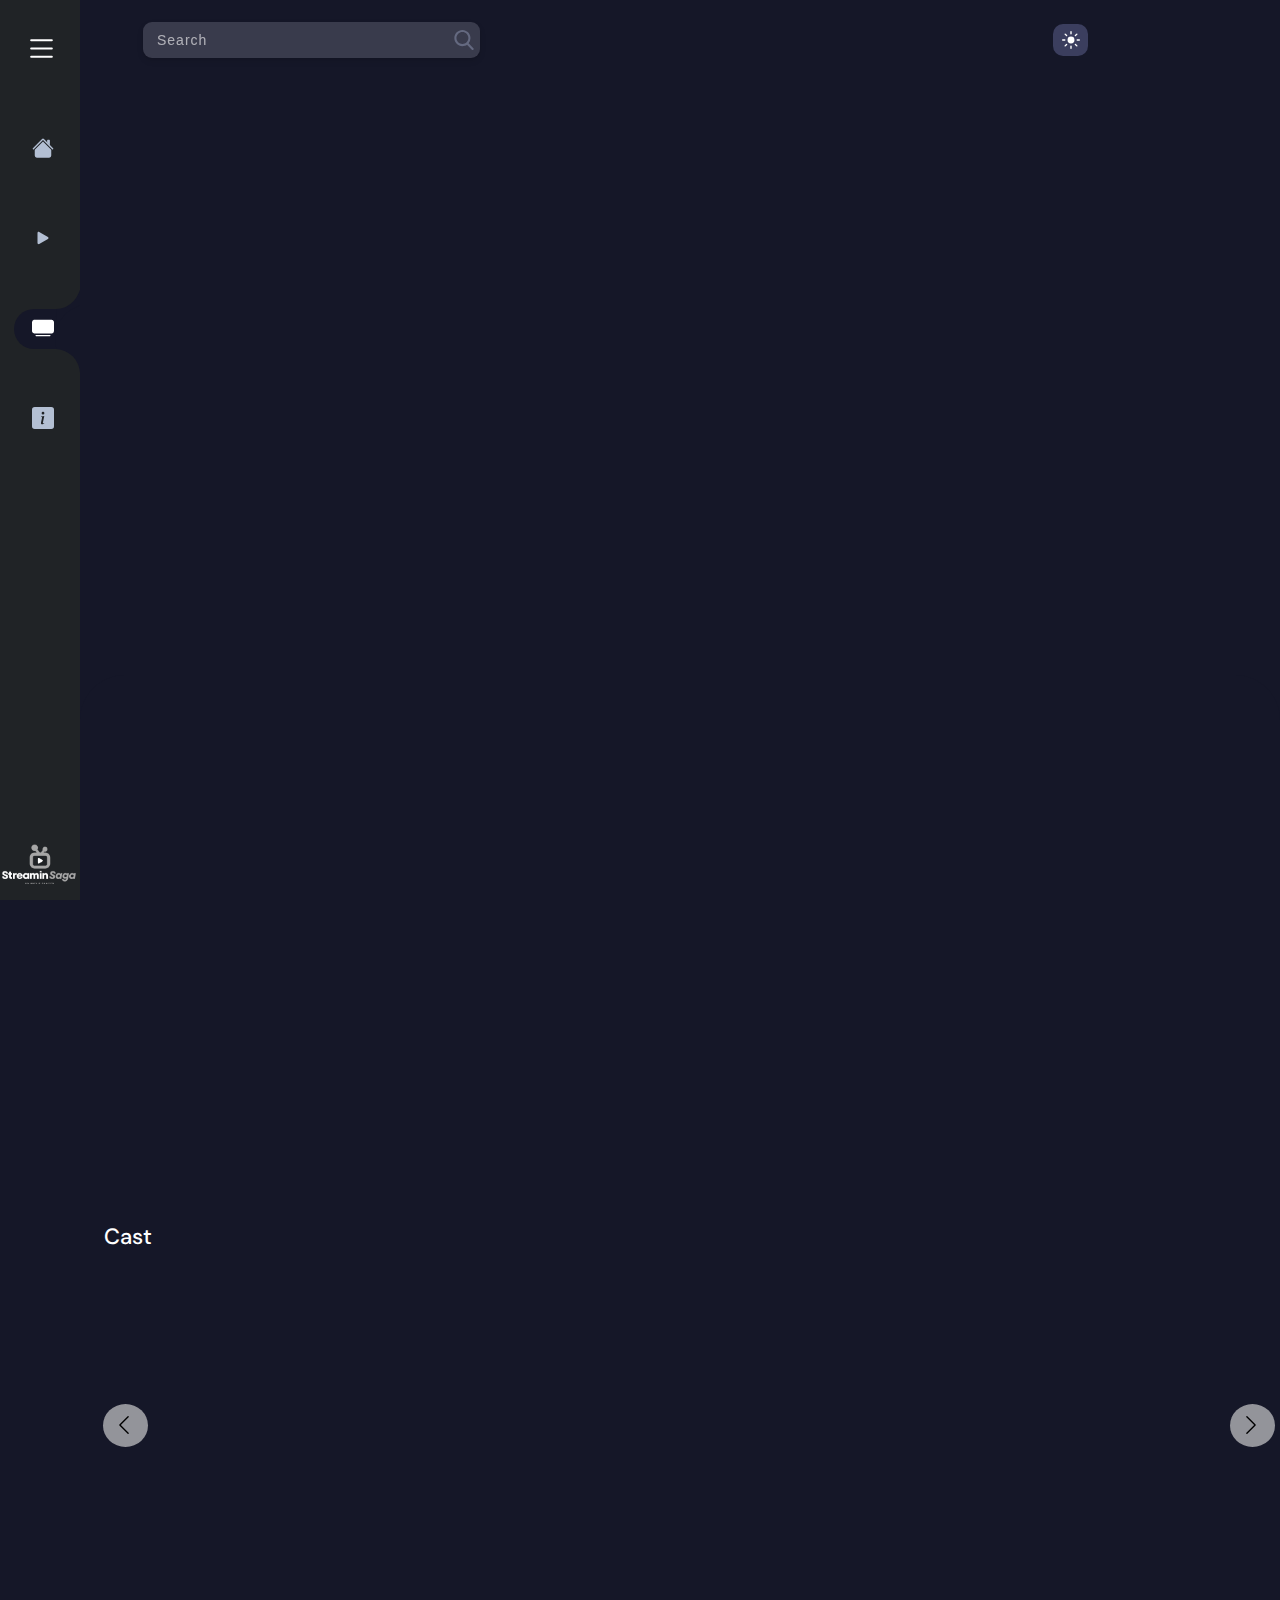
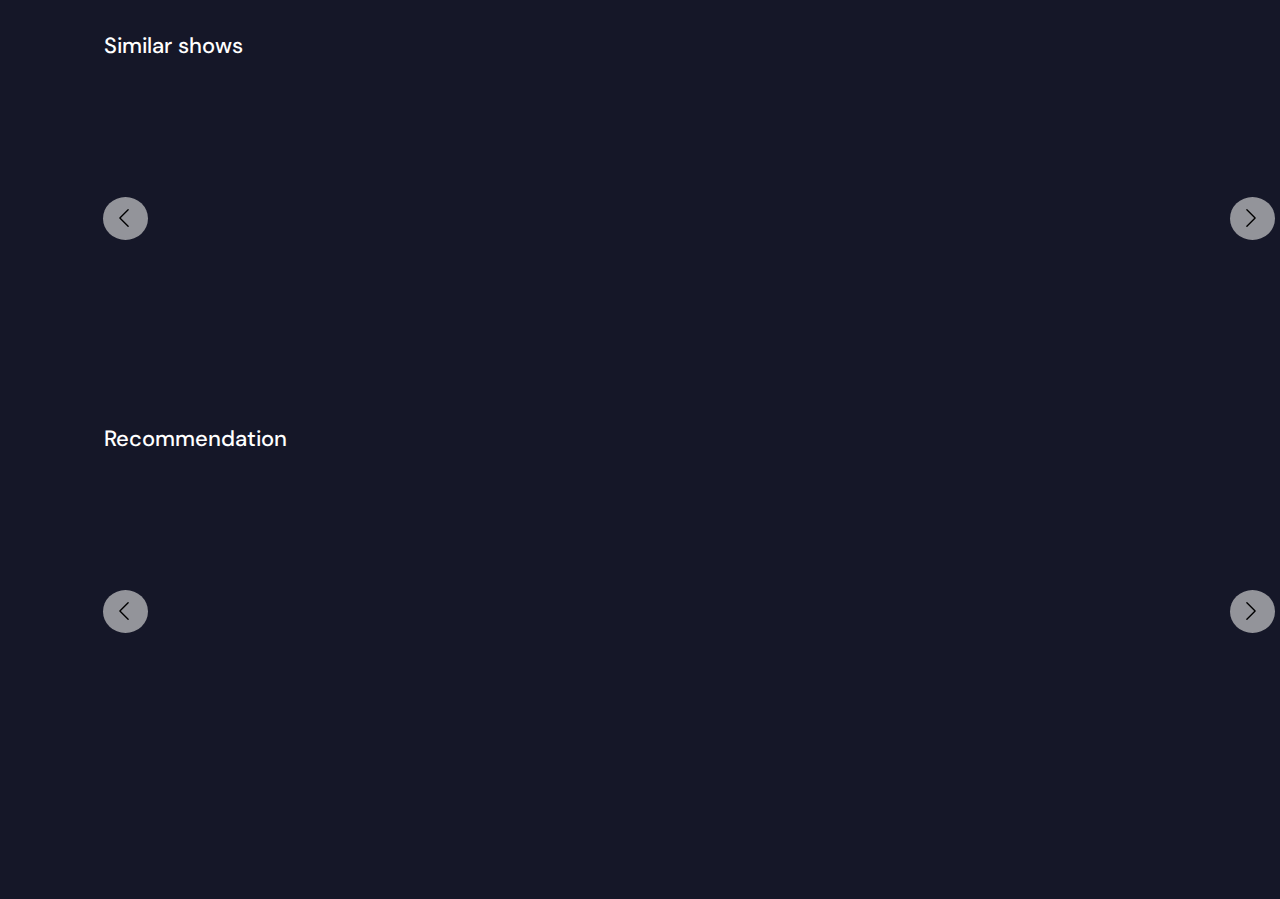
<file: TvShowsDetails.html>
<!DOCTYPE html>
<html lang="en">

<head>
    <meta charset="UTF-8">
    <meta http-equiv="X-UA-Compatible" content="IE=edge">
    <meta name="viewport" content="width=device-width, initial-scale=1.0">
    <title>Streamin Saga</title>
    <link rel="icon" type="image/png" sizes="32x32" href="./resources/D moviesand tv show.png">
    <link rel="preconnect" href="https://fonts.googleapis.com">
    <link rel="preconnect" href="https://fonts.gstatic.com" crossorigin>
    <link href="https://fonts.googleapis.com/css2?family=DM+Sans:wght@400;500;700&display=swap" rel="stylesheet">
    <link rel="preconnect" href="https://fonts.googleapis.com">
    <link rel="preconnect" href="https://fonts.gstatic.com" crossorigin>
    <link href="https://fonts.googleapis.com/css2?family=Kumbh+Sans:wght@400;500;600;700&display=swap" rel="stylesheet">
    <link rel="stylesheet" href="./style.css">
</head>

<body class="body">
    <main class="main">
        <div class=" overlay overlay2"></div>
        <div class="overlay_side_navabar"></div>
        <div class="sidenav_container_movieDetail">
            <div class="sidenav_child_container">
                <nav class="sidenav sidenav_2">
                    <svg xmlns="http://www.w3.org/2000/svg" width="18" height="18" fill="#ffff"
                        class="arrow_left bi-arrow-left" viewBox="0 0 16 16">
                        <path fill-rule="evenodd"
                            d="M15 8a.5.5 0 0 0-.5-.5H2.707l3.147-3.146a.5.5 0 1 0-.708-.708l-4 4a.5.5 0 0 0 0 .708l4 4a.5.5 0 0 0 .708-.708L2.707 8.5H14.5A.5.5 0 0 0 15 8z" />
                    </svg>
                    <h3 class="title">STREAMIN SAGA</h3>
                    <svg xmlns="http://www.w3.org/2000/svg" width="33" height="33" fill="currentColor"
                        class="hamburger bi-list" viewBox="0 0 16 16">
                        <path class="pathh pathhphone" fill-rule="evenodd"
                            d="M2.5 12a.5.5 0 0 1 .5-.5h10a.5.5 0 0 1 0 1H3a.5.5 0 0 1-.5-.5zm0-4a.5.5 0 0 1 .5-.5h10a.5.5 0 0 1 0 1H3a.5.5 0 0 1-.5-.5zm0-4a.5.5 0 0 1 .5-.5h10a.5.5 0 0 1 0 1H3a.5.5 0 0 1-.5-.5z" />
                    </svg>
                    <div class="menu">
                        <h4 class="menu_title">Menu</h4>
                        <ul class="menu_ul">
                            <li class="home">
                                <a class="sidenavlinks" href="./index.html"><svg xmlns="http://www.w3.org/2000/svg"
                                        width="22" height="22" fill="currentColor" class="bi bi-house-fill"
                                        viewBox="0 0 16 16">
                                        <path class="path" fill-rule="evenodd"
                                            d="m8 3.293 6 6V13.5a1.5 1.5 0 0 1-1.5 1.5h-9A1.5 1.5 0 0 1 2 13.5V9.293l6-6zm5-.793V6l-2-2V2.5a.5.5 0 0 1 .5-.5h1a.5.5 0 0 1 .5.5z" />
                                        <path class="path" fill-rule="evenodd"
                                            d="M7.293 1.5a1 1 0 0 1 1.414 0l6.647 6.646a.5.5 0 0 1-.708.708L8 2.207 1.354 8.854a.5.5 0 1 1-.708-.708L7.293 1.5z" />
                                    </svg><span class="Home_title title_span">Home</span></a>
                            </li>
                            <li class="movie">
                                <a class="sidenavlinks" href="./moviesGenre.html">
                                    <svg xmlns="http://www.w3.org/2000/svg" width="22" height="22" fill="currentColor"
                                        class="bi bi-play-fill" viewBox="0 0 16 16">
                                        <path class="path"
                                            d="m11.596 8.697-6.363 3.692c-.54.313-1.233-.066-1.233-.697V4.308c0-.63.692-1.01 1.233-.696l6.363 3.692a.802.802 0 0 1 0 1.393z" />
                                    </svg>
                                    <span class="movie_name title_span">Movies</span></a>
                            </li>
                            <li class="tv_shows">
                                <a class="sidenavlinks" href="./tvShows.html">
                                    <svg xmlns="http://www.w3.org/2000/svg" width="22" height="22" fill="currentColor"
                                        class="bi bi-tv-fill" viewBox="0 0 16 16">
                                        <path class="path"
                                            d="M2.5 13.5A.5.5 0 0 1 3 13h10a.5.5 0 0 1 0 1H3a.5.5 0 0 1-.5-.5zM2 2h12s2 0 2 2v6s0 2-2 2H2s-2 0-2-2V4s0-2 2-2z" />
                                    </svg>
                                    <span class="tv_shows_title title_span">Shows</span></a>
                            </li>
                            <li class="settings">
                                <a class="sidenavlinks" href="./About.html">
                                    <svg xmlns="http://www.w3.org/2000/svg" width="22" height="22" fill="currentColor"
                                        class="bi bi-info-square-fill" viewBox="0 0 16 16">
                                        <path class="path"
                                            d="M0 2a2 2 0 0 1 2-2h12a2 2 0 0 1 2 2v12a2 2 0 0 1-2 2H2a2 2 0 0 1-2-2V2zm8.93 4.588-2.29.287-.082.38.45.083c.294.07.352.176.288.469l-.738 3.468c-.194.897.105 1.319.808 1.319.545 0 1.178-.252 1.465-.598l.088-.416c-.2.176-.492.246-.686.246-.275 0-.375-.193-.304-.533L8.93 6.588zM8 5.5a1 1 0 1 0 0-2 1 1 0 0 0 0 2z" />
                                    </svg><span class="settings_title title_span">About</span></a>
                            </li>
                        </ul>
                    </div>
                </nav>
            </div>
        </div>
        <section class="section_one section_one_movieDetail">
            <div class="nav_paremt_conatainer movieDetailnav_paremt_conatainer">
                <nav class="navContainer movieDetailnavContainer">
                    <svg xmlns="http://www.w3.org/2000/svg" width="33" height="33" fill="currentColor"
                        class="hamburger hamburgerphone bi-list" viewBox="0 0 16 16">
                        <path class="pathh" fill-rule="evenodd"
                            d="M2.5 12a.5.5 0 0 1 .5-.5h10a.5.5 0 0 1 0 1H3a.5.5 0 0 1-.5-.5zm0-4a.5.5 0 0 1 .5-.5h10a.5.5 0 0 1 0 1H3a.5.5 0 0 1-.5-.5zm0-4a.5.5 0 0 1 .5-.5h10a.5.5 0 0 1 0 1H3a.5.5 0 0 1-.5-.5z" />
                    </svg>
                    <input class="search" type="text" placeholder="Search ">
                    <div class="light_darkmode"></div>
                </nav>
            </div>
            <section class="section_two section_two2">
                <div class="posterbig"></div>
                <div class="poster_big">
                    <div class="gradient"></div>
                    <div class="line"></div>
                </div>
                <section class="movie_details">

                </section>
                <section class="section_story">
                </section>
                <section class="Trailer_section">
                </section>
                <section
                    class=" Now_playing_movies_container Now_playing_movies_container_movieDetail movie_caste_container "
                    id="cast_con">
                    <h4 class="Now_playing_movies_container_title">Cast</h4>

                    <svg xmlns="http://www.w3.org/2000/svg" width="16" height="16" fill="currentColor"
                        class="leftarrow arrowbtn bi-chevron-left" viewBox="0 0 16 16">
                        <path fill-rule="evenodd"
                            d="M11.354 1.646a.5.5 0 0 1 0 .708L5.707 8l5.647 5.646a.5.5 0 0 1-.708.708l-6-6a.5.5 0 0 1 0-.708l6-6a.5.5 0 0 1 .708 0z" />
                    </svg>
                    <svg xmlns="http://www.w3.org/2000/svg" width="16" height="16" fill="currentColor"
                        class="rightarrow arrowbtn bi-chevron-right" viewBox="0 0 16 16">
                        <path fill-rule="evenodd"
                            d="M4.646 1.646a.5.5 0 0 1 .708 0l6 6a.5.5 0 0 1 0 .708l-6 6a.5.5 0 0 1-.708-.708L10.293 8 4.646 2.354a.5.5 0 0 1 0-.708z" />
                    </svg>
                    <div class="Casdiv">
                    </div>
                </section>

                <section
                    class=" Now_playing_movies_container Now_playing_movies_container_movieDetail similar_movies_container"
                    id="Similarovie">
                    <h4 class="Now_playing_movies_container_title">Similar shows</h4>

                    <svg xmlns="http://www.w3.org/2000/svg" width="16" height="16" fill="currentColor"
                        class="leftarrow arrowbtn bi-chevron-left" viewBox="0 0 16 16">
                        <path fill-rule="evenodd"
                            d="M11.354 1.646a.5.5 0 0 1 0 .708L5.707 8l5.647 5.646a.5.5 0 0 1-.708.708l-6-6a.5.5 0 0 1 0-.708l6-6a.5.5 0 0 1 .708 0z" />
                    </svg>
                    <svg xmlns="http://www.w3.org/2000/svg" width="16" height="16" fill="currentColor"
                        class="rightarrow arrowbtn bi-chevron-right" viewBox="0 0 16 16">
                        <path fill-rule="evenodd"
                            d="M4.646 1.646a.5.5 0 0 1 .708 0l6 6a.5.5 0 0 1 0 .708l-6 6a.5.5 0 0 1-.708-.708L10.293 8 4.646 2.354a.5.5 0 0 1 0-.708z" />
                    </svg>
                    <div class="Now_playing_movies_div Now_playing_movies_div_movieDetail Similar_movies_div">
                    </div>
                </section>
                <section
                    class=" Now_playing_movies_container Now_playing_movies_container_movieDetail reccomendation movie "
                    id="recommenn">
                    <h4 class="Now_playing_movies_container_title">Recommendation</h4>

                    <svg xmlns="http://www.w3.org/2000/svg" width="16" height="16" fill="currentColor"
                        class="leftarrow arrowbtn bi-chevron-left" viewBox="0 0 16 16">
                        <path fill-rule="evenodd"
                            d="M11.354 1.646a.5.5 0 0 1 0 .708L5.707 8l5.647 5.646a.5.5 0 0 1-.708.708l-6-6a.5.5 0 0 1 0-.708l6-6a.5.5 0 0 1 .708 0z" />
                    </svg>
                    <svg xmlns="http://www.w3.org/2000/svg" width="16" height="16" fill="currentColor"
                        class="rightarrow arrowbtn bi-chevron-right" viewBox="0 0 16 16">
                        <path fill-rule="evenodd"
                            d="M4.646 1.646a.5.5 0 0 1 .708 0l6 6a.5.5 0 0 1 0 .708l-6 6a.5.5 0 0 1-.708-.708L10.293 8 4.646 2.354a.5.5 0 0 1 0-.708z" />
                    </svg>
                    <div
                        class="Now_playing_movies_div Now_playing_movies_div_movieDetail recommendation_movies_div reccomendation_tvshow">
                    </div>
                </section>
            </section>
        </section>

    </main>

    <script src="./TvShowsDetails.js"></script>
</body>

</html>
</file>
<file: style.css>
* {
    margin: 0;
    padding: 0;
    box-sizing: border-box;
}

body {
    background-color: var(--navbar-background);
    font-family: 'DM Sans', sans-serif;
    transition-duration: 0.5s;
    transition-timing-function: linear;

}



:root {
    --background: #151728;
    ;
    --shadow: rgba(0, 0, 0, 0.1) 0px 3px 6px 0px, rgba(0, 0, 0, 0.08) 0px 1px 3px 0px;

}

body {
    background-color: var(--background);
}

html {
    -webkit-tap-highlight-color: transparent;
}

.main {
    display: flex;
    position: relative;
}

.overlay {
    width: 100%;
    position: fixed;
    background-color: white;
    height: 0%;
    z-index: -1;
    transition-duration: 0.5s;
    transition-timing-function: linear;
}



.sidenav_container {
    width: 5rem;

}

.sidenav {
    height: 100vh;
    width: 77px;
    display: flex;
    flex-direction: column;
    overflow: hidden;
    position: fixed;
    height: 100%;
    transition-duration: 0.2s;
    transition-timing-function: ease-out;
    z-index: 3;
    background-color: #33373e;
    background-color: #202326;
    padding: 0 0 0 2px;
    transition-duration: 0.3s;
    transition-timing-function: linear;
    background-image: url("./resources/D\ moviesand\ tv\ shows\ \(Transparent\ BG\).png");
    background-position: center;
    background-repeat: no-repeat;
    background-size: contain;
    background-position-y: 100%;
}


.sidenav_2 {
    width: 5rem;
}


.sidenavlinks {
    display: flex;
    align-items: center;
    gap: 44px;
    width: fit-content;
    cursor: pointer;
    text-decoration: none;
    padding: 8px 0px 10px 18px;
}



.arrow_left {
    display: none;
    align-self: end;
    width: 25px;
    margin-right: 2px;
    margin-top: 10px;
    cursor: pointer;
    transition-duration: 0.5s;
    transition-timing-function: linear;
}

.title {
    display: none;
    color: white;
    font-family: 'Kumbh Sans', sans-serif;
    font-size: 18px;
    letter-spacing: 3px;
    margin: 0px 14px 0px 12px;
    align-self: center;
    margin-top: 36px;
    transition-duration: 0.5s;
    transition-timing-function: linear;
}

.hamburger {
    display: block;
    margin-top: 2rem;
    cursor: pointer;
    width: 35px;
    align-self: center;
    transition-duration: 0.5s;
    transition-timing-function: linear;
}

.pathh {
    fill: #ffffff;
}



.menu {
    margin-left: 0rem;
    margin-top: 4rem;
    display: flex;
    justify-content: center;
}

.menu_ul {
    display: flex;
    flex-direction: column;
    gap: 50px;
    margin-left: 5rem;
}

.menu_title {
    margin-bottom: 20px;
    font-family: 'DM Sans', sans-serif;
    color: #fffffff5;
    font-weight: 500;
    font-size: 17px;
    letter-spacing: 1px;
    display: none;
    opacity: 0.7;
}


.bi {
    cursor: pointer;
}

.path {
    /* fill: #287bff; */
    fill: #b3bfd3;
    color: white;
}


.menu_ul li span {
    color: #ffffff9e;
    font-size: 15px;
    font-weight: 500;
    letter-spacing: 0px;
    /* display: none;*/
}





.GoogleButton {
    color: rgb(199 199 199 / 90%);
    cursor: pointer;
    padding: 7px 16px 7px 16px;
    border-radius: 11px;
    font-size: 11px;
    text-decoration: none;
    transition: all .2s ease-in-out;
    background: #1b1d30;
}

.playButtonContainer {
    display: flex;
    align-items: center;
    gap: 30px;
}

.GoogleButton:hover {
    box-shadow: 0 8px 16px 0 rgb(0 0 0 / 20%), 0 6px 20px 0 rgb(0 0 0 / 19%);
    color: rgb(255, 255, 255);

}





body.minimize_siderbar .sidenav {
    width: 14rem;
    transition-duration: 0.2s;
    transition-timing-function: linear;
    height: 100%;
    background-size: 153px;
    background-position-y: 103%;
}

body.minimize_siderbar .sidenav_container {
    width: 16rem;
    transition-duration: 0.2s;
    transition-timing-function: linear;
}

body.minimize_siderbar .arrow_left {
    display: block;
    transition-duration: 0.2s;
    transition-timing-function: linear;
}

body.minimize_siderbar .title {
    display: block;
    transition-duration: 0.2s;
    transition-timing-function: linear;
}

body.minimize_siderbar .hamburger {
    display: none;
    transition-duration: 0.2s;
    transition-timing-function: linear;

}

body.minimize_siderbar .title_span {
    display: inline-block;
}

body.minimize_siderbar .menu_title {
    display: block;
}

body.minimize_siderbar .menu {
    margin-left: 2rem;
    margin-top: 4rem;
    display: block;
}


body.minimize_siderbar .menu_ul {
    display: flex;
    flex-direction: column;
    gap: 45px;
    margin-left: 0rem;
}



body.minimize_siderbar .sidenavlinks {
    padding: 8px 95px 10px 18px;
    gap: 15px;
}


body.minimize_siderbar .section_one {
    margin-left: 1rem;
    transition-duration: 0.2s;
    transition-timing-function: linear;

}

body.minimize_siderbar .Now_playing_movies_container {
    width: 79vw;
    position: relative;
    transition-duration: 0.2s;
    transition-timing-function: linear;
}

body.minimize_siderbar .light_darkmode {
    right: 25%;
    transition-duration: 0.2s;
    transition-timing-function: linear;
}

body.minimize_siderbar .navContainer {
    left: 225px;
    transition-duration: 0.2s;
    transition-timing-function: linear;

}

body.minimize_siderbar .movieDetailnavContainer {
    left: 223px;

}




body.minimize_siderbar .sidenav_child_container {
    width: 14rem;
    transition-duration: 0.2s;
    transition-timing-function: linear;
}

body.minimize_siderbar .section_one_movieDetail {
    margin-left: 14rem;
    transition-duration: 0.2s;
    transition-timing-function: linear;
}



.section_one {
    margin-left: 1rem;
    transition-duration: 0.3s;
    transition-timing-function: linear;
    overflow: hidden;


}

.nav_paremt_conatainer {
    background-color: var(--background);
    height: 5rem;
    z-index: 2;

    transition-timing-function: linear;
}


.navContainer {
    Display: flex;

    height: 5rem;
    align-items: center;
    padding: 0px 146px 0px 63px;
    justify-content: space-between;
    position: fixed;
    width: -webkit-fill-available;
    z-index: 2;
    left: 81px;
    margin: 0 0 0 0px;
    transition-duration: 0.2s;
    transition-timing-function: ease-out;
}



.navContainer input {
    background-image: url("data:image/svg+xml;charset=utf-8,%3Csvg xmlns='http://www.w3.org/2000/svg' viewBox='0 0 56.966 56.966' fill='%23717790c7'%3E%3Cpath d='M55.146 51.887 41.588 37.786A22.926 22.926 0 0 0 46.984 23c0-12.682-10.318-23-23-23s-23 10.318-23 23 10.318 23 23 23c4.761 0 9.298-1.436 13.177-4.162l13.661 14.208c.571.593 1.339.92 2.162.92.779 0 1.518-.297 2.079-.837a3.004 3.004 0 0 0 .083-4.242zM23.984 6c9.374 0 17 7.626 17 17s-7.626 17-17 17-17-7.626-17-17 7.626-17 17-17z'/%3E%3C/svg%3E");
    background-repeat: no-repeat;
    padding: 0px 26px 1px 14px;
    height: 36px;
    outline: none;
    border: none;
    border-radius: 9px;
    box-shadow: var(--shadow);
    background-color: #82819357;
    background-size: 20px;
    background-position-y: center;
    background-position: 98%;
    color: #ffff;
    width: 34%;
    letter-spacing: 1px;
    font-size: 14px;
    transition-duration: 0.2s;
    transition-timing-function: linear;

}

::placeholder {
    color: #ffff;
    opacity: 0.6;
}


.light_darkmode {
    background-image: url(./resources/icon-sun.svg);
    background-color: black;
    width: 35px;
    background-repeat: no-repeat;
    height: 32px;
    background-position: center;
    background-size: 18px;
    border-radius: 10px;
    background-color: rgb(87 88 92 / 54%);
    background-color: #3b3e5e;
    position: absolute;
    right: 16%;
    transition-duration: 0.5s;
    transition-timing-function: linear;

}



.home_header {
    color: #ffff;
    margin: 0px 90px 18px 0px;
    font-size: 32px;
}

.Home_header_container {
    display: flex;
    /* width: 100%; */
    height: 34vw;
    margin: 0;
    position: absolute;
    top: 0;
    right: 0;
    left: 0;
    margin-left: 4rem;
    transition-duration: 0.3s;
    transition-timing-function: linear
}

body.minimize_siderbar .Home_header_container {
    margin-left: 14rem;
}




.first_box {
    width: 72%;
    background-blend-mode: luminosity;
    background-blend-mode: hard-light;
    background-color: #4784ff;
    background-image: url(./resources/John-Wick-Wallpaper-removebg.png);
    background-image: url(./resources/Homelaner-removebg-preview.png);
    display: flex;
    flex-direction: column;
    gap: 2rem;
    padding: 27px 12px 13px 25px;
    background-repeat: no-repeat;
    background-size: 27rem;
    border-radius: 15px;
    color: #4784ff;
    background-position: 100%;
    background-position: 107%;
    box-shadow: 0 6px 30px -10px #4a74c9;
    z-index: 1;

}

.about {
    line-height: 1.4;
    font-size: 26px;
    color: #ffff;
}


.logo {
    display: flex;
    align-items: center;
}

.header_logo {
    width: 45px;
    height: 45px;
    background: #00008b00;
    padding: 5px;
    border-radius: 50%;
    border: 1px solid #ffffff;
}

.feather {
    width: 10px;
    background: #ffff;
    padding: 1px;
    border-radius: 50%;
    position: relative;
    left: -9px;
    top: 11px;
}

.quality_about {
    line-height: 2;
}

.free {
    font-size: 15px;
    font-weight: 700;
    color: #ffff;
    letter-spacing: 1px;
    color: #ffff;
}

.quality {
    display: flex;
    gap: 10px;
    align-items: center;
    font-size: 13px;
    font-weight: 500;
    color: #ffff;
}

.dot {
    width: 5px;
    height: 5px;
    background-color: #ffff;
    ;
    border-radius: 50%;
}

.second_box {
    background-color: #4784ff;
    background-image: url(./resources/Homelandeer1.png);
    display: flex;
    flex-direction: column;
    gap: 2rem;
    padding: 27px 12px 13px 25px;
    background-repeat: no-repeat;
    background-size: initial;
    border-radius: 15px;
    color: #4784ff;
    background-position: 24%;
    background-position-y: -40px;
    width: 25%;
    background-blend-mode: hard-light;
    box-shadow: 0 6px 30px -10px #4a74c9;
    z-index: 1;
}

/* Now playing movies container*/

.Now_playing_movies_container {
    width: 94vw;
    position: relative;
    margin: 0px 0 0 24px;
}

.Now_playing_movies_container_title {
    color: #ffff;
    font-size: 22px;
    margin: 8px 0px 14px 0px;
    font-weight: 500;
}

.Now_playing_movies_div,
.current_popular_movies_div,
.Top_rated_movies_div,
.Casdiv {
    padding: 14px 41px 9px 0px;
    margin: 13px 35px 30px 0px;
    display: flex;
    gap: 0rem;
    overflow-x: scroll;
    overflow-y: hidden;
    transition-duration: 0.5s;
    transition-timing-function: linear;
    height: 20rem;
    position: relative;

}




.Now_playing_movies,
.current_popular_movies,
.Top_rated_movies,
.person_movies {
    cursor: pointer;
    position: absolute;
    transition-duration: 0.3s;
    transition-timing-function: linear;
}



.Now_playing_movies_div::-webkit-scrollbar {
    display: none;
}

.Casdiv::-webkit-scrollbar {
    display: none;
}

.current_popular_movies_div::-webkit-scrollbar {
    display: none;
}

.Top_rated_movies_div::-webkit-scrollbar {
    display: none;
}

.Now_playing_movies,
.current_popular_movies,
.Top_rated_movies,
.person_movies {

    width: 10rem;
}



.poster {
    width: inherit;
    border-radius: 20px;
    transition-duration: 0.2s;
    transition-timing-function: ease-in-out;
    height: 15rem;
    object-fit: cover;

}

.posterlink {
    width: inherit;
}

.poster:hover {
    opacity: 0.7;
    transform: scale(1.07);
    transition-duration: 0.2s;
    transition-timing-function: ease-in-out;
}


.movie_title {
    text-overflow: ellipsis;
    color: #ffff;
    height: 28px;
    white-space: nowrap;
    overflow: hidden;
    margin: 9px 4px 2px 4px;
    font-size: 15px;
    font-weight: 500;
}



.date_rating {
    display: flex;
    align-items: center;
    color: #ffff;
    margin: 0 7px 0 7px;
}

.date {
    font-size: 13px;
    color: #999999;
}

.star {
    margin-left: 5px;
}

.rating {
    font-size: 13px;
    color: #999999;
    flex: 1;
}

.dot2 {
    margin: 0 7px 0 7px;
    color: #999999;
}

.category {
    border: 1px solid #767676;
    padding: 2px 4px 2px 4px;
    font-size: 10px;
    color: #d9d9d9;
    border-radius: 4px;
    opacity: .7;
}

.arrowbtn {
    position: absolute;
    bottom: 154px;
    width: 45px;
    height: 43px;
    fill: rgb(0, 0, 0);
    cursor: pointer;
    background-color: rgb(219 219 219 / 64%);
    border-radius: 50%;
    padding: 10px 13px 11px 10px;

}

.arrowbtn:hover {
    fill: rgb(129, 125, 125);
}

.rightarrow {
    float: right;
    margin: 0 7px 0px 0px;
    right: 25px;
    z-index: 2;
}

.rightarrowindex {
    right: 46px;
}


.leftarrow {
    left: -1px;
    z-index: 1;
}

.alertMsg {
    background-color: #ffff;
    height: fit-content;
    width: 22rem;
    position: absolute;
    z-index: 4;
    display: flex;
    flex-direction: column;
    align-items: center;
    gap: 1rem;
    padding: 26px 22px 25px 31px;
    left: 31%;
    top: -60rem;
    border-radius: 12px;
    transition-duration: 1s;
    transition-timing-function: linear;
}

.alertMsg_header {
    font-weight: 700;
    font-size: 27px;
}

.alertMsg_para {
    margin: 1px 0 9px 7px;
    color: #505050;
    text-align: center;
    font-weight: 600;
    font-size: larger;
}


.alertLink {
    border: none;
    outline: none;
    padding: 10px 80px 10px 80px;
    font-size: 13px;
    letter-spacing: 1px;
    font-weight: 500;
    border-radius: 11px;
    width: fit-content;
    box-shadow: var(--shadow);
    background-color: #3b84f1;
    color: #000000;
    cursor: pointer;
}


.okaybtn {
    border: none;
    outline: none;
    padding: 10px 80px 10px 80px;
    font-size: 18px;
    letter-spacing: 1px;
    font-weight: 500;
    border-radius: 11px;
    width: fit-content;
    box-shadow: var(--shadow);
    background-color: #242424;
    color: #c7c7c7;
    cursor: pointer;
}

.okaybtn:hover {
    color: #ffff;
    background-color: #414040;
}





/* HTML 2*/

.posterbig {
    height: 80vh;
    position: relative;
}


.poster_big {
    position: relative;
}


.poster_big_img {
    height: 100%;
    object-fit: cover;
    object-position: 50% 0;
    width: 100%;
}

.gradient {
    background: -moz-linear-gradient(top, rgba(125, 185, 232, 0) 0, #151728 100%);
    background: -webkit-linear-gradient(top, rgba(125, 185, 232, 0), #151728);
    background: linear-gradient(180deg, rgba(125, 185, 232, 0) 0, #151728);
    bottom: 0;
    filter: progid:DXImageTransform.Microsoft.gradient(startColorstr="#007db9e8", endColorstr="#151728", GradientType=0);
    left: 0;
    position: absolute;
    right: 0;
    top: 0;
    position: absolute;
    right: 0;
    top: -220px;
    height: 14rem;
    z-index: 1;
}

.line {
    background-color: var(--background);
    width: 100%;
    position: absolute;
    height: 101px;
    z-index: 1;
    bottom: -58px;
    border-radius: 45px 45px 0 0px;

}


.sidenav_container_movieDetail {
    position: fixed;
    top: 0;
    align-items: center;
    bottom: 0;
    z-index: 9999;
    overflow: hidden;
    width: initial;
}

.section_one_movieDetail {
    margin-left: 5rem;
}


.sidenav_child_container {
    width: 5rem;
    height: 100%;
    transition-duration: 0.3s;
    transition-timing-function: linear;
}





.movieDetailnav_paremt_conatainer {
    z-index: 2;
}

.movieDetailnavContainer {
    z-index: 3;
    background-color: rgb(21 23 40 / 0%);
    backdrop-filter: blur(0px);
    left: 80px;
}

.bgadd {
    background-color: rgb(35 38 60 / 49%);
    backdrop-filter: blur(4px);
}

.movie_details {

    display: flex;
    align-items: center;
    gap: 2rem;
    background-color: var(--background);
}

.movie_details_poster {
    width: 13rem;
    border-radius: 20px;
    z-index: 1;
    transform: translateX(60px)translateY(-8rem);
    box-shadow: var(--shadow);

}

.movie_details_about {
    z-index: 1;
    transform: translateX(52px) translateY(-75px);
    display: flex;
    flex-direction: column;
    gap: 1rem;


}

.movie_details_title {

    width: 31rem;
    font-size: 31px;
    word-break: break-word;
    word-spacing: 3px;
    color: #ffffffe6;
}


.movie_details_about_category_ul {
    display: flex;
    gap: 1rem;
    font-size: 13px;
    flex-wrap: wrap;
    width: 85%;

}

.movie_details_category_ul_li {
    list-style: none;
    background-color: #54545475;
    box-shadow: var(--shadow);
    padding: 3px 7px 3px 7px;
    border-radius: 5px;
    color: #d7d7d7;
}

.overlay2 {
    z-index: 0;
}

.section_two2 {
    transform: translateY(-82px);
}

.time {
    font-size: 13px;
    color: #999999;
}

.play_btn {
    background-image: url();
    border: none;
    outline: none;
    padding: 10px 80px 10px 80px;
    font-size: 18px;
    letter-spacing: 1px;
    font-weight: 500;
    border-radius: 10px;
    gap: 3px;
    display: flex;
    width: fit-content;
    box-shadow: var(--shadow);
    background-color: #2b2e4a;
    color: #c7c7c7;
    border: 1px solid #2b2e4a;
    cursor: pointer;
}

.play_btn:hover {
    background-color: white;
    color: black;
}

.section_story {
    width: 85%;
    color: #a9a9a9;
    /* line-height: 1.08; */
    font-size: 16px;
    letter-spacing: 0px;
    word-spacing: 1px;
    transform: translateY(-40px);
    margin-left: 5rem;
}



.overlay2 {
    z-index: -1;
}



.unreleased_image {

    transform: scale(1.3);
    opacity: 0.6
}

.unreleased_link {
    height: 7rem;
    overflow-y: clip;
    border-radius: 7px;
}




.movie_title:hover {
    text-overflow: initial;
    overflow: visible;
    font-size: 15px;
    font-weight: 500;
    width: fit-content;
    z-index: 999;
    position: relative;
    border-radius: 5px;
    transition: all .2s ease-in-out;
    padding: 0px 15px 0px 4px;
    background: #151620;
    transform: scale(1.04);
    cursor: pointer;
}


.Now_playing_movies:has(.movie_title:hover) {
    z-index: 1;
}

.current_popular_movies:has(.movie_title:hover) {
    z-index: 1;
}

.Top_rated_movies:has(.movie_title:hover) {
    z-index: 1;
}






.trending_container {
    margin: 0;
    height: inherit;
    width: 100%;
}


.trending_child {
    position: absolute;
    height: inherit;
    z-index: 0;
    width: 100%;
    background: hsla(0, 0%, 91%, 1);
    background: radial-gradient(circle, hsla(0, 0%, 91%, 1) 0%, hsla(234, 31%, 12%, 1) 100%);
    background: -moz-radial-gradient(circle, hsla(0, 0%, 91%, 1) 0%, hsla(234, 31%, 12%, 1) 100%);
    background: -webkit-radial-gradient(circle, hsla(0, 0%, 91%, 0%) 0%, hsla(234, 31%, 12%, 1) 86%);
    left: 0px;
    right: 0;

}

.trending_child_2 {
    background: -webkit-linear-gradient(top, rgba(125, 185, 232, 0), #151728);
    position: absolute;
    height: 7rem;
    z-index: 1;
    width: inherit;
    bottom: -8px;
}


.trending_poster {
    object-fit: cover;
    height: fit-content;
    width: inherit;
    display: flex;
    justify-content: center;


}

.trending_div_container {
    height: inherit;
    width: inherit;
    display: flex;
    position: relative;
    overflow: hidden;
}

.trending_div {
    width: inherit;
    height: inherit;
}


.slides {
    position: absolute;
    transition-timing-function: linear;
    transition-duration: 0.5s;
}


.trending_arrow {
    height: 2rem;
    fill: #f0f8ff57;
}

.Trending_arrow_container {
    position: absolute;
    top: 50%;
    z-index: 2;
    width: 99%;
    display: flex;
    justify-content: space-between;
    cursor: pointer;
    right: 0;
}

.trending_details {
    width: fit-content;
    text-align: center;
    filter: drop-shadow(2px 0px 1px black);
    position: absolute;
    bottom: 5vw;
    z-index: 1;

}

.Trending_heading {
    color: #ffff00d1;
    background-image: linear-gradient(90deg, rgba(207, 207, 207, 0) 0%, hsla(234, 31%, 12%, 1) 50%, rgba(72, 73, 86, 0) 97%);
    font-family: monospace;
    opacity: .7;
    font-weight: 100;
    font-size: 13px;
    margin-bottom: 5px;
}

.trending_title {
    color: #f1efef;
    font-size: 3vw;
    font-family: cursive;
}





.Now_playing_movies_container_trend {
    margin-top: 33vw;
}




/* Light mode*/

body.light .nav_paremt_conatainer {
    background-color: hsla(0, 0%, 100%, .75);
    transition-duration: 0.6s;
    transition-timing-function: linear;
}



body.light .movieDetailnavContainer {
    /* z-index: 3;*/
    background-color: rgba(21, 23, 40, 0);
}


body.light .bgadd {
    background-color: rgb(239 239 239 / 82%);
}


body.light .sidenav {
    background-color: #287bff;
}

body.light .pathh {
    fill: #ffff;
}

body.light .bi {
    background-color: #ffffff;
    box-shadow: 0 3px 6px 0 rgb(0 0 0 / 10%), 0 1px 3px 0 rgb(0 0 0 / 8%);
}

body.light .path {
    fill: #646464;
}



body.light .menu_ul li:hover .path {
    fill: #287bff;
}

body.light .menu_ul li:hover .title_span {
    color: #287bff;
}

body.light .arrow_left {
    fill: #ffff;
}

body.light .arrow_left:hover {
    fill: #000000;
}

body.light .title_span {
    color: #f1f1f1;
}


body.light .title {
    color: #ffffff;
}

body.light .menu_title {
    color: #ffff;
}



body.light .home_header {
    color: rgb(61, 61, 61);
    margin: 0px 90px 18px 0px;
    font-size: 32px;
}

body.light .overlay {
    height: 100%;
    transition-duration: 0.3s;
    transition-timing-function: linear;

}

body.light .Now_playing_movies_container_title {
    color: #353434;
}

body.light .movie_title {
    color: #2F2F33;
}

body.light .dot2 {
    background-color: #898787;
}

body.light .category {
    color: #565656;
}

body.light .arrowbtn {
    fill: rgb(94, 94, 94);
}

body.light .arrowbtn:hover {
    fill: rgb(196, 196, 196);
    background-color: rgba(145, 145, 145, 0.562);
}

body.light .navContainer input {
    background-color: #ffffff5c;
    color: rgb(0 0 0);

}

body.light ::placeholder {
    color: rgb(158, 158, 158);
}

body.light .light_darkmode {
    background-image: url(./resources/icon-moon.svg);
    background-color: #ffffff4a;
    transition-duration: 0.5s;
    transition-timing-function: linear;
    box-shadow: var(--shadow);
    background-blend-mode: luminosity;
}

body.light .light_darkmode:hover {
    background-blend-mode: normal;
}

body.light .line {
    background-color: #ffffff;
}

body.light .movie_details {
    transition-duration: 0.5s;
    transition-timing-function: linear;
    background-color: #ffffff;
}

body.light .movie_details_category_ul_li {
    background-color: white;
}

body.light .movie_details_title {
    color: #000000d1;
}

body.light .movie_details_category_ul_li {
    background-color: #f1f1f1ab;
    color: #6c6c6c;
}

body.light .play_btn {
    background-color: white;
    color: #444444;
    border: 1px solid rgb(193 193 193);

}

body.light .play_btn:hover {
    background-color: rgba(0, 0, 0, 0.801);
    color: #ffff;
}



body.light .menu ul li.hovered .title_span,
body.light .menu ul li.hovered .path {
    color: #287bff;
    fill: #287bff;
}



body.light .bi {
    background-color: #ffffff;
    box-shadow: 0 0 0 0
}

body.light .bi {
    background-color: #ffffff00;
    box-shadow: 0 0 0 0;
}

body.light .path {
    fill: #ffffff;
}


body.light .title_span {
    color: #ffffff;
}


body.light .menu ul li:hover,
body.light .menu ul li.hovered {
    background: #ffff;
}


body.light .GoogleButton {
    color: rgb(151 145 145 / 90%);
    background: #7e7c7c0f;

}

body.light .GoogleButton:hover {

    color: rgba(0, 0, 0, 0.76);
    background: #7e7e7e0f;
}


body.light .movie_title:hover {
    background-color: whitesmoke;
}

body.light .trending_child_2 {
    background: -webkit-linear-gradient(top, rgba(125, 185, 232, 0), #ffffff);
}

body.light .trending_child {
    background: -webkit-radial-gradient(circle, hsla(0, 0%, 91%, 0%) 0%, hsl(0deg 0% 100%) 97%);

}

body.light .trending_arrow {
    height: 2rem;
    fill: #00000070;
}





.playLink {
    text-decoration: none;
}

.disablemouse {
    opacity: 0;
}

.hamburgerphone {
    display: none;
}

.overlay_side_navabar {
    display: none;
}




/* SEARCH CSS*/

.Now_playing_movies_container_search {
    width: 94vw;
    position: relative;
    margin: 0px 0 0 24px;
    margin-top: 6rem;
}

.search_result_div {
    padding: 8px 0px 9px 0px;
    margin: 13px 35px 30px 0px;
    display: grid;
    grid-template-columns: repeat(auto-fit, minmax(162px, 0fr));
    justify-content: center;
    gap: 34px 25px;
}


.arrowsearch {
    display: none;
}

.item {
    width: 10rem;
    height: 19rem;
    border-radius: 19px;
    display: flex;
    flex-direction: column;
    gap: 1px;

}


.emptysearch {
    margin: auto;
    width: max-content;
    position: relative;
    right: 7rem;
    top: 6rem;
}


.emptysearch h3 {

    letter-spacing: 1px;
    color: rgb(195 195 195);

}

.pp {
    width: 19rem;
    border-radius: 18px;
}

.person_movie_con {
    margin: 12px 0px 30px 84px;
}

.section_twoo {
    margin: 20px 50px 19px 55px;
}







.titleoftvshow {
    font-size: 27px;
    margin: 140px 0px 0px 53px;
}



.seasonul {

    display: flex;
    gap: 10px;
    width: fit-content;
    margin: 31px 23px 2px 80px;

}


.season {
    list-style: none;
    background: #363636;
    font-size: 17px;
    font-weight: 500;
    border-radius: 7px;
    box-shadow: var(--shadow);
    min-width: 29px;
    height: 32px;
    display: flex;
    justify-content: center;
    align-items: center;
    cursor: pointer;
    color: white;
}





.pi_header {
    display: flex;
    justify-content: space-between;
    width: 96%;

}


.CategoriesContainer {
    border: 1px solid #212546;
    width: fit-content;
    padding: 4px 33px 4px 11px;
    font-size: small;
    position: relative;
    border-radius: 5px 5px 5px 5px;
    width: 155px;
    cursor: pointer;
    background: #191724;
    font-weight: 500;
}



.CategoriesContainer::after {
    content: "";
    display: block;
    position: absolute;
    width: 0;
    height: 0;
    border: 5px solid transparent;
    border-top-color: #bfc5d1;
    top: 50%;
    margin-top: -3px;
    right: 9px;
}




.CategoriesContainer_ul {
    border: 1px solid #212546;
    background: #191724;
    position: absolute;
    overflow: hidden;
    width: 155px;
    border-radius: 0px 0px 5px 5px;
    box-shadow: 5px 5px 20px rgba(0, 0, 0, 0.3);
    visibility: hidden;
    cursor: pointer;
    height: 0px;
    transition-timing-function: ease-in;
    transition-duration: 0.2s;
}


.CategoriesContainer_div:hover .CategoriesContainer_ul {
    visibility: visible;
    height: 92px;
}

.CategoriesContainer_div:hover .CategoriesContainer {
    border-radius: 5px 5px 0px 0px;
}


.CategoriesContainer_ul li {
    list-style: none;
    font-size: small;
    padding: 6px 0px 6px 11px;
    font-weight: 100;
    border-color: #6c6b6b;

}

.CategoriesContainer_ul li:not(:last-child) {
    border-width: 0 0px 1px 0px;
    border-style: dotted;
}

.CategoriesContainer_ul li:hover {
    color: #6ca0ff;
}



.body.light .CategoriesContainer_ul {
    background: #f5f5f5;
    border: 1px solid #c3c3c3;
}

.body.light .CategoriesContainer {
    background: #f5f5f5;
    border: 1px solid #c3c3c3;
}

.categories_btn_active {
    color: #6ca0ff;
}

.body.light .CategoriesContainer::after {
    border-top-color: #686868;
}

body.light .season {
    background: white;
    color: #000000;
}


body.light .seasonul li:hover {
    background: #9d9d9d;
    color: white;
}


.current_season {
    margin: 25px 1px 23px 84px;
    font-size: 20px;
    font-weight: 200;
}

.seaonlink {
    text-decoration: none;
    color: #000000;
}


.Episodes_container {
    display: flex;
    flex-direction: column;
    gap: 25px;

}


body.light .epishodes_card {
    box-shadow: rgb(0 0 0 / 1%) 0px 2px 3px 1px, rgb(0 0 0 / 26%) 0px 1px 4px 0px;
    background-color: #ffff;
}

.epishodes_card {
    display: flex;
    gap: 20px;
    margin: 0px 43px 0 84px;
    border-radius: 8px;
    box-shadow: rgb(0 0 0 / 1%) 0px 2px 3px 1px, rgb(0 0 0 / 26%) 0px 1px 4px 0px;
    background-color: #1c1e30;
    max-height: 10rem;
}

.episode_image {
    width: 200px;
    border-radius: 7px;
    height: 100%;
    object-fit: cover;
}

.playsvg_container {
    position: absolute;
    transform: translateX(74px) translateY(-85px);
}

.playsvg {
    width: 40px;
    box-shadow: -6px 4px 24px 3px rgba(0, 0, 0, 0.73);
    border-radius: 50%;
    background: #2a2a2a69;

}

.playsvg:hover {
    box-shadow: -6px 4px 24px 14px rgba(0, 0, 0, 0.73);
    transform: scale(1.1);
    transition: all .2s ease-in-out;
}

.episode_detail {
    align-self: center;
}

.episode_title {
    color: #dbdbdb;
}

body.light .episode_title {
    color: #383838;
}

.episode_title {
    margin: 8px 0 13px 0px;
}

.episode_description {
    color: #c9c9c9e0;
    margin: 0 40px 16px 1px;
    font-size: 13px;
    max-height: 2rem;
    overflow: hidden;
}


body.light .episode_description {
    color: #646464;

}

.runtime {
    position: absolute;
    left: 92px;
    color: white;
    filter: drop-shadow(2px 4px 6px black);
    font-size: 12px;
    letter-spacing: 1px;
    margin-top: 4px;
}

.seasonBtnactive {
    background: #efefef;
    color: black;
}

body.light .seasonBtnactive {
    background: #9d9d9d;
    color: white;
}

.tvshowcategory_container {
    margin: 31px 0px 35px 84px;
    margin: 31px 0px 35px 84px;
    display: flex;
    flex-direction: column;
    gap: 13px;
}


.tvshowheader {
    margin: 0 0 0 73px;
    font-size: 35px;
}


.tvshowcatrgory_ul,
.tvshowscatogry_genre {
    display: flex;
    gap: 15px;
    width: fit-content;
}

.tvshowcatrgory_ul li,
.tvshowscatogry_genre li {
    list-style-type: none;
    background-color: #ffffff;
    padding: 5px 10px 6px 10px;
    border-radius: 7px;
    color: #222222;
    font-weight: 500;
    cursor: pointer;

}


.tvshowcatrgory_ul li:hover,
.tvshowcatrgory_ul li.actv {
    background-color: #6a6a6a;
    color: #ffffff;
}

.tvshowscatogry_genre li:hover,
.tvshowscatogry_genre li.actv {
    background-color: #6a6a6a;
    color: #ffffff;
}




body.light .tvshowcatrgory_ul li:hover,
body.light .tvshowcatrgory_ul li.actv {
    background-color: #000000b3;
    color: #ffffff;
}

body.light .tvshowscatogry_genre li:hover,
body.light .tvshowscatogry_genre li.actv {
    background-color: #000000b3;
    color: #ffffff;
}



body.light .tvshowcatrgory_ul li {
    background-color: #e3e2e25e;
    color: #4c4c4c;
}


body.light .tvshowscatogry_genre li {
    background-color: #e3e2e25e;
    color: #4c4c4c;
}




body.light .pagination {
    background-color: #ffffff;
    box-shadow: rgb(0 0 0 / 8%) 1px 0px 8px 1px, rgb(0 0 0 / 8%) 0px 0px 0px 0px;
}

.paginationBtn {
    border: none;
    outline: none;
    font-size: 16px;
    height: 38px;
    width: 104px;
    border-radius: 6px;
    color: #d7d7d7;
    background-color: #303246;
    letter-spacing: 1px;
    cursor: pointer;
}

body.light .pageCount {
    color: #626262;
}




.pageCount {
    color: #b7b7b7;
    font-size: 16px;
    margin: 0 10px 0 10px;
    font-family: 'Poppins', sans-serif;
}

.pagination {
    background-color: #1a1d30;
    padding: 15px 56px 15px 56px;
    border-radius: 6px;
}



.about_section_two {
    display: flex;
    justify-content: center;
    margin-top: 5rem;
    flex-direction: column;
    align-items: center;
    gap: 9rem;
}

.about_container {
    display: flex;
    flex-direction: column;
    gap: 20px;
    width: 60%;
}

.card h3 {
    color: #f3f3f3;
    letter-spacing: 1px;
    font-size: 15px;
    font-weight: 500;
}

body.light .card h3 {
    color: #4a4747;
}

.card blockquote {
    color: #a5a5a5;
}

body.light .card blockquote {
    color: #7e7e7e;
}

body.light .about_arrow {
    fill: #4a4747;
    ;
}

.bi-chevron-down {
    transform: rotate(0deg);
    transition-duration: 0.3s;
    transition-timing-function: ease-in;
}

.card.rotate .bi-chevron-down {
    transform: rotate(180deg);
    transition-duration: 0.3s;
    transition-timing-function: ease-in;
}


.header_card {
    display: flex;
    display: flex;
    justify-content: space-between;
}


.card {
    border: grey solid;
    border-width: 0 0 1px 0px;
    overflow: hidden;
    cursor: pointer;
    transition-duration: 0.3s;
    transition-timing-function: ease-in;
    max-height: 9rem;
}

.card blockquote {
    margin: 6px 0px 22px 0px;
    font-size: 14px;
    line-height: 1.3;
}

.hideCard {
    max-height: 29px;
    transition-duration: 0.3s;
    transition-timing-function: ease-in;
    padding: 0px 0px 28px 0px;

}

.contactUs {
    display: flex;
    gap: 16px;
}

.aboutSvg {
    fill: aliceblue;
}

body.light .aboutSvg {
    fill: rgb(82, 82, 82);
}


.aboutSvg:hover,
body.light .aboutSvg:hover {
    fill: black;
}


.movies_category_ul {
    flex-wrap: wrap;
    width: 90%;
}




.msg_episode_container {
    margin: auto;
    overflow: hidden;
    position: absolute;
    width: 100%;
}

.msg_episode {
    color: #c1c1c1;
    font-size: 13px;
    animation: moving 20s linear backwards;
    animation-iteration-count: 4;
    opacity: 0.4;
    white-space: nowrap;
}

body.light .msg_episode {
    color: #000000;

}


@keyframes moving {
    0% {
        transform: translateX(-20%);
    }

    100% {
        transform: translateX(100%);
    }
}


.tvshowscatogry_genre {
    flex-wrap: wrap;
    width: 90%;
}




.youtubePlayer {
    margin: auto;
    width: 61.3%;
    border-radius: 8px;

}

.Trailer_section {
    height: 31rem;
    display: flex;
}





/* screen size 1000px*/

@media (max-width:1000px) {
    body.minimize_siderbar .section_one {
        margin-left: 2rem;
        transition-duration: 0.2s;
        transition-timing-function: linear;
    }
}


@media (max-width:890px) {


    .movie_details_title {
        width: 24rem;
        font-size: 25px;
        word-break: break-word;
        word-spacing: 3px;
        color: #ffffffe6;
    }
}




@media (max-width:800px) {
    body.minimize_siderbar .section_one {
        margin-left: 5rem;
        transition-duration: 0.2s;
        transition-timing-function: linear;
    }

    .movie_details_title {

        width: 19rem;
        font-size: 21px;

    }

    .second_box {
        display: none;
    }

    .first_box {
        width: 100%;

    }

    .card h3 {
        font-size: 15px;
    }

    .about_container {
        width: 75%;
    }

    .hideCard {
        padding: 0px 0px 30px 0px;
    }





}

@media (max-width:740px) {





    .navContainer input {
        width: 66%;
    }

    .Trending_arrow_container {
        position: absolute;
        top: 47%;
        width: 100%;
    }



}








/* screen size 600px*/

@media (max-width:600px) {
    .main {
        display: flex;
        width: inherit;
    }

    .second_box {
        display: none;
    }

    .first_box {
        width: 100%;
        background-blend-mode: luminosity;
        background-color: #295693;
        display: flex;
        flex-direction: column;
        gap: 2rem;
        padding: 27px 12px 13px 25px;
        background-repeat: no-repeat;
        background-size: 25rem;
        border-radius: 15px;
        color: #464444;
        background-position: -23%;
        background-position: -55%;
        box-shadow: 0 6px 30px -10px #4a74c9;
        z-index: 1;
    }

    .about {
        line-height: 1.4;
        font-size: 20px;
        color: #ffff;
    }

    .navContainer {
        padding: 0px 75px 0px 20px;
        left: 0px;
        justify-content: space-evenly;

    }


    .navContainer input {
        width: 82%;
        margin: 1px 11px 0 15px;
    }


    .light_darkmode {
        right: 7%;
    }

    .Now_playing_movies,
    .current_popular_movies,
    .Top_rated_movies,
    .person_movies {
        width: 8rem;
    }


    .date {
        font-size: 11px;
        color: #999999;
    }

    .rating {
        font-size: 11px;
    }

    .arrowbtn {
        display: none;
    }

    .Now_playing_movies_div,
    .current_popular_movies_div,
    .Top_rated_movies_div,
    .Casdiv {
        padding: 15px 0px 6px 0px;
        margin: 13px 35px 30px 13px;
        transform: translateX(0px);
        margin: 0;
        width: 96%;
        height: 17rem;
    }

    .leftarrow {
        left: -15px;
        z-index: 1;
    }

    .sidenav_container {
        width: 5rem;
        transition-duration: 0.5s;
        transition-timing-function: linear;
        display: none;
        transition-duration: 0.3s;
        transition-timing-function: linear;
    }

    .sidenav_child_container {
        width: 5rem;
        border: solid #101010c7;
        border-width: 0px 1px 0px 0px;
        transition-duration: 0.5s;
        transition-timing-function: linear;
        display: none;
        transition-duration: 0.3s;
        transition-timing-function: linear;
    }


    .section_one {
        margin-left: 2rem;
        transition-duration: 0.5s;
        transition-timing-function: linear;
        margin-bottom: 1rem;

        margin-left: 0;
        width: 100%;
    }

    .hamburgerphone {
        display: block;
        margin-top: 0rem;
        cursor: pointer;
        width: 35px;
        align-self: center;
        transition-duration: 0.5s;
        transition-timing-function: linear;
        margin-right: 9px;
    }

    phonedeactive {
        display: none;
    }

    .overlay_side_navabar {
        display: none;
        width: 100%;
        position: fixed;
        background-color: #160e0e80;
        height: 100%;
        z-index: 3;
    }


    .sidenav_container_active {
        display: block;
        z-index: 3;
        transition-duration: 0.3s;
        transition-timing-function: linear;
    }


    body.light .pathh {
        fill: rgb(136, 136, 136);
    }

    body.light .pathhphone {
        fill: rgb(255, 255, 255);
    }



    .overlay_side_navabar_activate {
        display: block;
        transition-duration: 0.3s;
        transition-timing-function: linear;
    }




    .Now_playing_movies_container {
        /* width: 93vw; */
        width: 100%;
        position: relative;
        margin: 0px 0 0 9px;


    }

    .Now_playing_movies_container_trend {
        margin-top: 45vw;
    }

    .movie_details {
        flex-direction: column;

    }

    .movie_details_poster {
        width: 9rem;
        border-radius: 20px;
        z-index: 1;
        transform: translateX(-15px) translateY(-8rem);
        box-shadow: var(--shadow);
    }

    .movie_details_title {
        width: 13rem;
        font-size: 18px;
        word-break: break-word;
        word-spacing: 3px;
        color: rgba(255, 255, 255, 0.9);
        text-align: center;
    }

    .movie_details_about {
        z-index: 1;
        transform: translateX(-17px) translateY(-147px);
        display: flex;
        flex-direction: column;
        gap: 1rem;
        align-items: center;
    }

    .movie_details_about_category_ul {
        display: flex;
        font-size: 13px;
        flex-wrap: inherit;
        width: 91%;
        margin-left: 0px;

    }

    .movie_details_category_ul_li {

        font-size: x-small;
    }

    .section_one_movieDetail {
        margin-left: 0;
    }

    .movieDetailnavContainer {
        left: 0;
        z-index: 1;
    }

    .section_story {
        width: 91%;
        color: rgb(169, 169, 169);
        line-height: 1.08;
        font-size: 16px;
        letter-spacing: 0px;
        word-spacing: 1px;
        transform: translateY(-93px);
        margin-left: 0;
        margin: 0px 0 0 26px;
    }

    .Now_playing_movies_container_movieDetail {
        width: 100vw;
        margin-left: 14px;
    }

    .Now_playing_movies_div_movieDetail,
    .Casdiv {
        margin: 13px 29px 30px 9px;
    }



    .search_result_div {
        padding: 8px 0px 9px 0px;
        margin: 13px 35px 30px 0px;
        display: grid;
        grid-template-columns: repeat(auto-fit, minmax(151px, 0fr));
        justify-content: center;
        gap: 34px 25px;
    }


    .search_result_div {
        padding: 8px 0px 9px 0px;
        margin: 11px 0px 27px 0px;
        display: grid;
        grid-template-columns: repeat(auto-fit, minmax(118px, 0fr));
        justify-content: center;
        gap: 0px 11px;
    }


    .item {
        width: 7rem;
        border-radius: 19px;
        display: flex;
        flex-direction: column;
        gap: 0px;
        height: fit-content;
        margin-bottom: 21px;
    }

    s .movie_title_search {
        color: #ffff;
        height: 28px;
        margin: 9px 4px 2px 4px;
        font-size: 10px;
        font-weight: 500;
        white-space: normal;
    }

    .date_search {
        font-size: 9px;
    }


    .rating_search {
        font-size: 9px;
    }

    .category_search {
        font-size: 6px;
    }

    .pp {
        width: 12rem;
        border-radius: 18px;
    }

    .personDetail_container {
        display: flex;
        gap: 2rem;
        flex-direction: column;
    }

    .person_movie_con {
        margin: 2px 2px 2px 2px;
    }


    .section_twoo {
        margin: 20px 15px 22px 29px;
    }

    .tvshowcatrgory_ul,
    .tvshowscatogry_genre {
        display: flex;
        gap: 8px;
        width: fit-content;
        width: 100%;
        justify-content: center;
    }

    .tvshowcategory_container {
        margin: 31px 20px 35px 10px;
    }

    .tvshowcatrgory_ul li,
    .tvshowscatogry_genre {
        font-size: 10px;

    }

    .Now_playing_movies_container_search {
        width: 100vw;
        position: relative;
        margin: 0px 0 0 0px;
        margin-top: 6rem;
    }

    .tvshowdetail_date_rating {
        display: flex;
        align-items: center;
        color: rgb(255, 255, 255);
        margin: 0px 7px;
        flex-direction: column;
        gap: 3px;
    }

    .dot3 {
        display: none;
    }

    .reccomendation_tvshow {
        height: 18rem;
    }

    .recommendTvShow_category {
        font-size: 7px;
    }

    .recommendTvShow_date {
        font-size: 10px;
    }

    .recommendTvShow_date_dot {
        margin: 0px 5px;
    }

    .epishodes_card {
        display: flex;
        gap: 13px;
        box-shadow: var(--shadow);
        margin: 0px 12px 0 10px;
        border-radius: 8px;
    }

    .episode_image {
        width: 107px;
        border-radius: 7px;
        height: 100%;
        object-fit: cover;
    }

    .playsvg_container {
        position: absolute;
        transform: translateX(35px) translateY(-52px);
    }

    .runtime {
        position: absolute;
        left: 17px;
        color: white;
        filter: drop-shadow(2px 4px 6px black);
        font-size: 12px;
        letter-spacing: 1px;
        margin-top: 4px;
    }

    .episode_title {
        font-size: 17px;
        margin: 9px 0 3px 0px;
    }

    .episode_description {
        color: #c9c9c9e0;
        margin: 0 10px 10px 1px;
        font-size: 12px;
    }

    .Episodes_container {
        display: flex;
        flex-direction: column;
        gap: 15px;
    }

    .playsvg {
        width: 29px;
    }

    .current_season {
        margin: 24px 1px 23px 15px;
        font-size: 20px;
        font-weight: 200;
    }

    .seasonul {
        display: flex;
        gap: 10px;
        width: fit-content;
        margin: 31px 23px 2px 13px;
    }

    .titleoftvshow {
        font-size: 26px;
        margin: 94px 0px 0px 16px;
    }

    .tvshows_date_rating {
        margin: 0 2px 0 2px;
    }

    .paginationBtn {

        font-size: 15px;
        height: 29px;
        width: 85px;
        letter-spacing: 1px;
        cursor: pointer;
    }

    .pageCount {
        font-size: 14px;
        margin: 0 8px 0 8px;
        font-weight: 600;
    }

    .pagination {
        padding: 13px 23px 15px 23px;
        border-radius: 6px;
        box-shadow: rgb(0 0 0 / 8%) 1px 0px 8px 1px, rgb(0 0 0 / 8%) 0px 1px 3px 0px;
    }

    .Now_playing_movies_container_title {
        margin: 37px 2px 13px 28px;
    }

    .card {
        max-height: 11rem;
        transition-duration: 0.3s;
        transition-timing-function: ease-in;
    }

    .hideCard {
        max-height: 29px;
        transition-duration: 0.3s;
        transition-timing-function: ease-in;
        padding: 0px 0px 28px 0px
    }

    .card h3 {
        font-size: 11px;
        letter-spacing: 0.2px;
        font-weight: 500;
    }

    .card blockquote {
        font-size: 11px;
    }

    .about_container {
        width: 93%;
        margin: auto;
        padding: 0 15px;
    }

    .msg_episode {
        color: #c1c1c1;
        font-size: 12px;
        animation: moving 15s linear backwards;
        animation-iteration-count: 4;
    }



    @keyframes moving {
        0% {
            transform: translateX(100%);
        }

        100% {
            transform: translateX(-80%);
        }
    }

    .category {
        font-size: 7px;
    }

    .dot {
        width: 3px;
        height: 3px;
    }


    .playButtonContainer {
        flex-direction: column;
    }

    .unreleased_link {
        height: 5rem;

    }


    .youtubePlayer {
        margin: auto;
        width: 100%;
        border-radius: 0px;
    }

    .Trailer_section {
        height: 20rem;
        display: flex;
    }

    .poster {
        height: initial;
    }

    .trending_container {
        margin: 0;
        height: inherit;
    }

    .Home_header_container {
        width: 100%;
        height: 56vw;
        margin: 0;
        position: absolute;
        top: 0;
    }

    .trending_details {

        position: absolute;
        bottom: 7vw;
    }

    .trending_child {

        position: absolute;
        height: 58vw;
        z-index: 1;
        width: 100%;
        background: hsla(0, 0%, 91%, 1);
        background: radial-gradient(circle, hsla(0, 0%, 91%, 1) 0%, hsla(234, 31%, 12%, 1) 100%);
        background: -moz-radial-gradient(circle, hsla(0, 0%, 91%, 1) 0%, hsla(234, 31%, 12%, 1) 100%);
        background: -webkit-radial-gradient(circle, hsla(0, 0%, 91%, 0%) 0%, hsla(234, 31%, 12%, 1) 97%);
        left: 0px;
        right: 0;
    }

    .trending_child_2 {
        bottom: -3px;
    }


    .trending_title {
        font-size: 13px;
    }

    .Trending_heading {
        margin-bottom: 10px;
    }

    .alertMsg {
        left: 10%;
        transform: scale(0.7);
    }


}


.selladd {
    color: white;
    font-size: 19px;

}

.selladd-container {
    position: sticky;
    z-index: 3;
    top: 0;
    left: 0;
    right: 0;
    width: 100%;
    min-height: 3rem;
    background-color: rgba(169, 169, 169, 0.644);
    display: grid;
    place-items: center;
}

.vercelLInk {
    font-size: 20px;
    padding-left: 5px;
    color: rgba(0, 0, 255, 0.834);
}

@media (max-width:445px) {


    .playsvg_container {
        position: absolute;
        transform: translateX(39px) translateY(-63px);
    }

    .CategoriesContainer {
        border: 1px solid #212546;
        width: fit-content;
        padding: 4px 23px 4px 5px;
        font-size: 11px;
        position: relative;
        border-radius: 5px 5px 5px 5px;
        width: 120px;
        cursor: pointer;
        background: #191724;
        font-weight: 500;
    }

    .CategoriesContainer_ul {
        padding: 0;
        font-size: 11px;
        width: 120px;
    }


}

@media (max-width:380px) {



    .alertMsg_para {
        margin: 0px 0 0px 0px;
        color: #505050;
    }

    .playsvg_container {
        position: absolute;
        transform: translateX(39px) translateY(-64px);
    }

    .alertMsg {
        left: -8%
    }



}


@media (max-width:295px) {
    .pagination {
        padding: 11px 8px 15px 8px;
    }

    .paginationBtn {
        font-size: 14px;
        height: 28px;
        width: 72px;
    }
}


.alertactive {
    top: 0px;
    transition-duration: 300ms;
    transition-timing-function: linear;
    transition: all;
}




.menu_ul li {
    list-style: none;
    display: flex;
    align-items: center;
    gap: 0px;
    width: fit-content;
    cursor: pointer;
    width: 100%;
    color: white;
    /* padding: 8px 0px 10px 18px; */
    border-radius: 30px 0 0 30px;
    z-index: 3;

}


body.light .menu ul li:hover a ::before,
body.light .menu ul li.hovered a ::before {
    content: " ";
    position: absolute;
    right: 0px;
    width: 50px;
    height: 55px;
    border-radius: 50%;
    background: transparent;
    box-shadow: 35px 35px 0 10px #ffff;
    transform: translateX(1px) translateY(-64px);

}

.menu ul li:hover a ::before,
.menu ul li.hovered a ::before {
    content: " ";
    position: absolute;
    right: 0px;
    width: 50px;
    height: 55px;
    border-radius: 50%;
    background: transparent;
    box-shadow: 35px 35px 0 10px #151728;
    transform: translateX(1px) translateY(-64px);

}



body.light .menu ul li:hover a ::after,
body.light .menu ul li.hovered a ::after {
    content: " ";
    position: absolute;
    right: 0px;
    width: 50px;
    height: 50px;
    border-radius: 50%;
    background-color: rgb(158, 20, 20);
    background: transparent;
    box-shadow: 35px -35px 0 10px #ffff;
    transform: translateX(0px) translateY(31px);

}

.menu ul li:hover a ::after,
.menu ul li.hovered a ::after {
    content: " ";
    position: absolute;
    right: 0px;
    width: 50px;
    height: 50px;
    border-radius: 50%;
    background-color: rgb(158, 20, 20);
    background: transparent;
    box-shadow: 35px -35px 0 10px #151728;
    transform: translateX(0px) translateY(31px);


}




.menu ul li:hover,
.menu ul li.hovered {
    background: #151728;
}

.menu ul li:hover .path {
    fill: #ffff;
    transition-duration: 0.6s;
    transition-timing-function: linear;
}

.menu ul li.hovered .title_span,
.menu ul li.hovered .path {
    color: #ffff;
    fill: #ffff;
    transition-timing-function: linear;
    transition-duration: 0.2s;

}

.name_character_container {
    display: flex;
    flex-direction: column;
    align-items: center;
}

.name_character_container p {
    height: 22px;
}


.casteecharacter {
    font-size: 13px;
    color: #a7a7a7;
}

.Casdiv {
    height: 21rem;
}



.personDetail_container {
    display: flex;
    gap: 2rem;

}

.person_name {
    color: #ededed;
    font-size: 26px;
}

body.light .person_name {
    color: #000000;
}


.about_Text {
    display: flex;
    flex-direction: column;
    gap: 1rem;

}

.biography_header {
    color: #d4d8db;
    letter-spacing: 1px;
}

body.light .biography_header {
    color: #202122;
}

body.light .biography {
    color: #424242;
}

.biography {
    margin-top: 11px;
    color: #d5d5d5;
    line-height: 1.4;
}

.section_three {

    margin: 20px 50px 19px 68px;
    display: flex;
    flex-direction: column;
    gap: 18px;

}

.personal_information {
    color: #f1f0f0;
    font-size: 25px;
    letter-spacing: 1px;
}

body.light .personal_information {
    color: #343434;
}



.birth_place,
.DoB,
.pi_header {
    color: #d5d5d5;

    letter-spacing: 1px;

}

body.light .birth_place,
body.light .DoB,
body.light .pi_header {
    color: #1c1c1c;
}


.pagination_container {
    width: 100%;
    display: flex;
    justify-content: center;
    align-items: center;
}



.paginationBtn {
    border: none;
    outline: none;
}



.paginationBtn:hover {
    background-color: #f8f8f8;
    color: #575757;
}

body.light .paginationBtn:hover {
    border: 1px solid rgba(77, 68, 68, 0.979);
}

.btnDeactive {
    opacity: 0.2;
    pointer-events: none;
}


body.light .paginationBtn {
    color: #4c4c4c;
    background-color: #ffffff;
    box-shadow: rgb(0 0 0 / 79%) 0px 0px 5px -3px, rgb(0 0 0 / 0%) 0px 0px 0px 0px;
}


::selection {
    background-color: rgb(230, 255, 138);
    color: black;
}



.preloader {
    background-color: #363636;
    top: 0;
    bottom: 0;
    height: 100vh;
    width: 100%;
    position: fixed;
    z-index: 100;
}

.wrapper {
    width: 200px;
    height: 60px;
    position: absolute;
    left: 50%;
    top: 50%;
    transform: translate(-50%, -50%);
}

.circle {
    width: 17px;
    height: 17px;
    position: absolute;
    border-radius: 50%;
    background-color: #fff;
    left: 15%;
    transform-origin: 50%;
    animation: circle .5s alternate infinite ease;
}

@keyframes circle {
    0% {
        top: 60px;
        height: 5px;
        border-radius: 50px 50px 25px 25px;
        transform: scaleX(1.7);
    }

    40% {
        height: 20px;
        border-radius: 50%;
        transform: scaleX(1);
    }

    100% {
        top: 0%;
    }
}

.circle:nth-child(2) {
    left: 45%;
    animation-delay: .2s;
}

.circle:nth-child(3) {
    left: auto;
    right: 15%;
    animation-delay: .3s;
}

.shadow {
    width: 20px;
    height: 4px;
    border-radius: 50%;
    background-color: rgba(0, 0, 0, .5);
    position: absolute;
    top: 62px;
    transform-origin: 50%;
    z-index: -1;
    left: 15%;
    filter: blur(1px);
    animation: shadow .5s alternate infinite ease;
}

@keyframes shadow {
    0% {
        transform: scaleX(1.5);
    }

    40% {
        transform: scaleX(1);
        opacity: .7;
    }

    100% {
        transform: scaleX(.2);
        opacity: .4;
    }
}

.shadow:nth-child(4) {
    left: 45%;
    animation-delay: .2s
}

.shadow:nth-child(5) {
    left: auto;
    right: 15%;
    animation-delay: .3s;
}

.wrapper span {
    position: absolute;
    top: 75px;
    font-family: 'Lato';
    font-size: 20px;
    letter-spacing: 12px;
    color: #fff;
    left: 15%;
}


.tvshowscatogry_genre li {
    list-style: none;
    height: min-content;
    flex-wrap: wrap;
}

.trending_details:hover .trending_title {
    color: #9296b9;
}


#bmc-wbtn {
    width: 55px;
    height: 55px;
}
</file>
